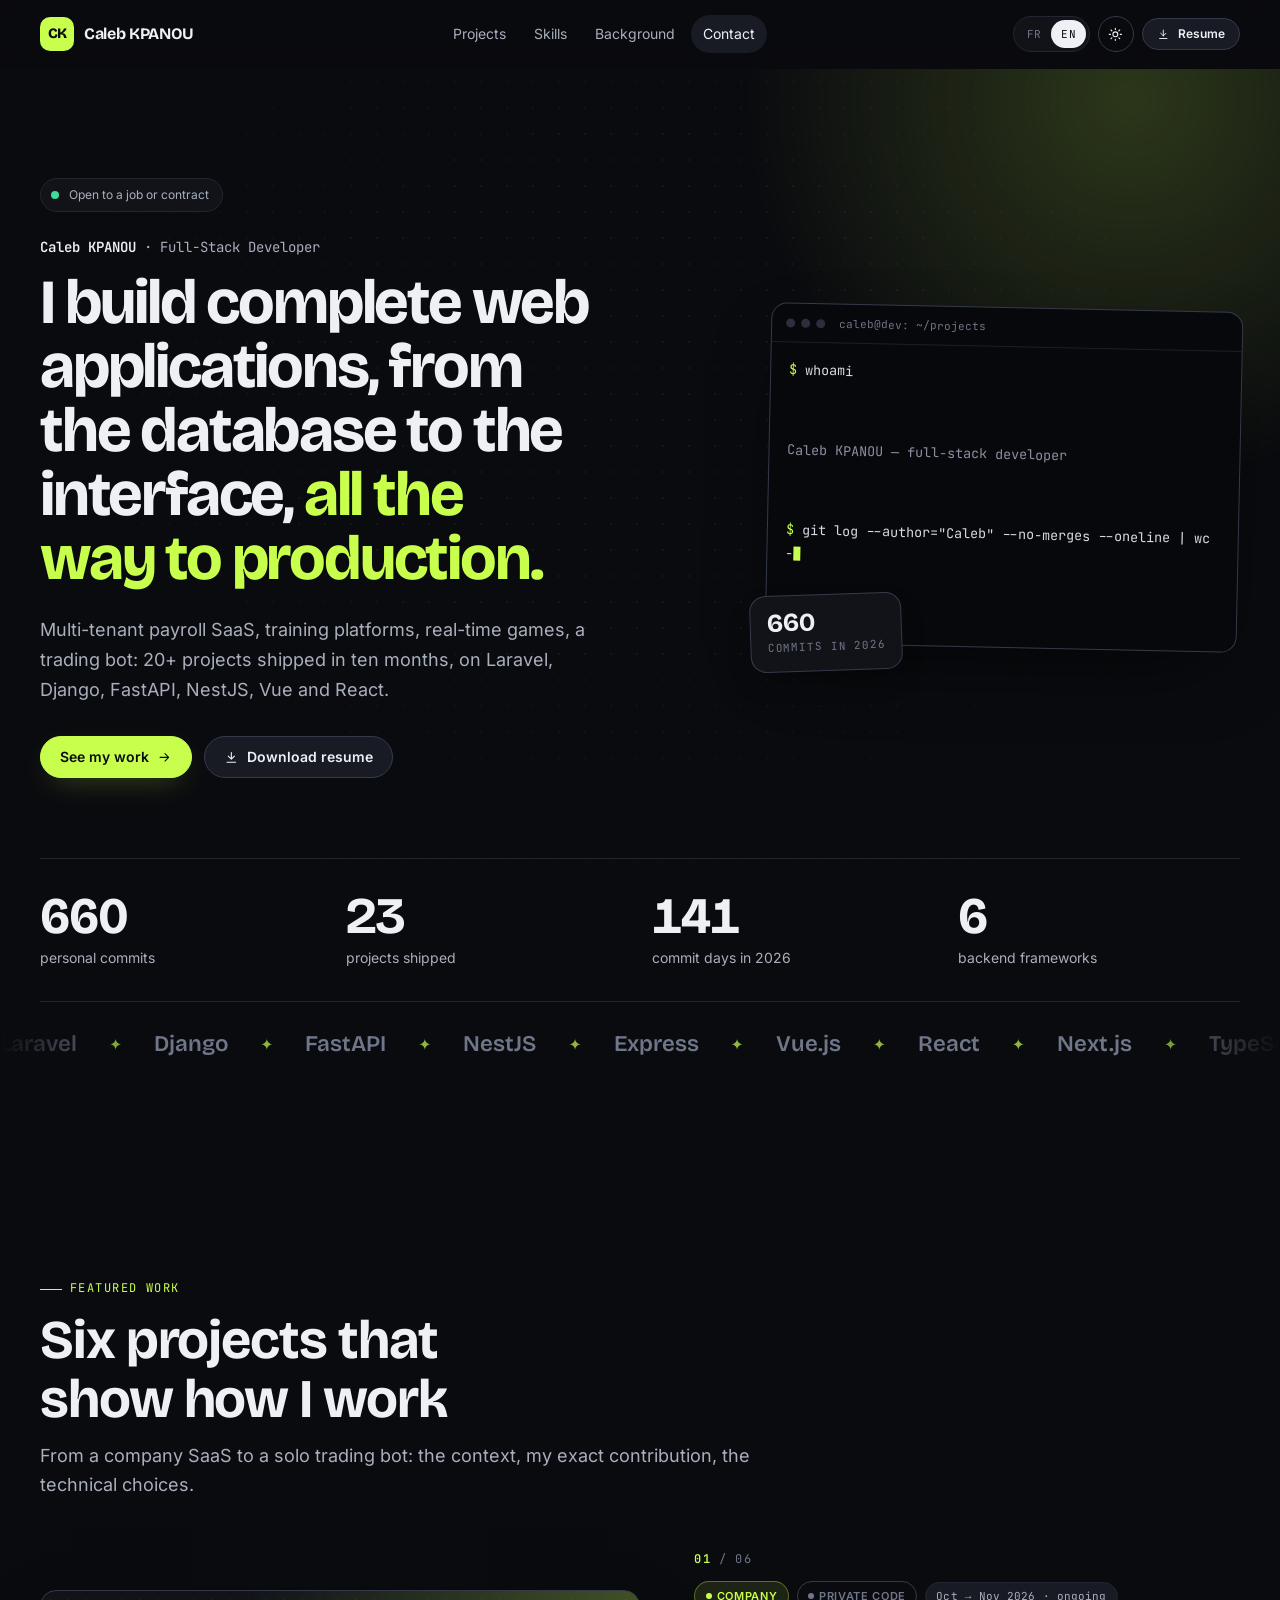
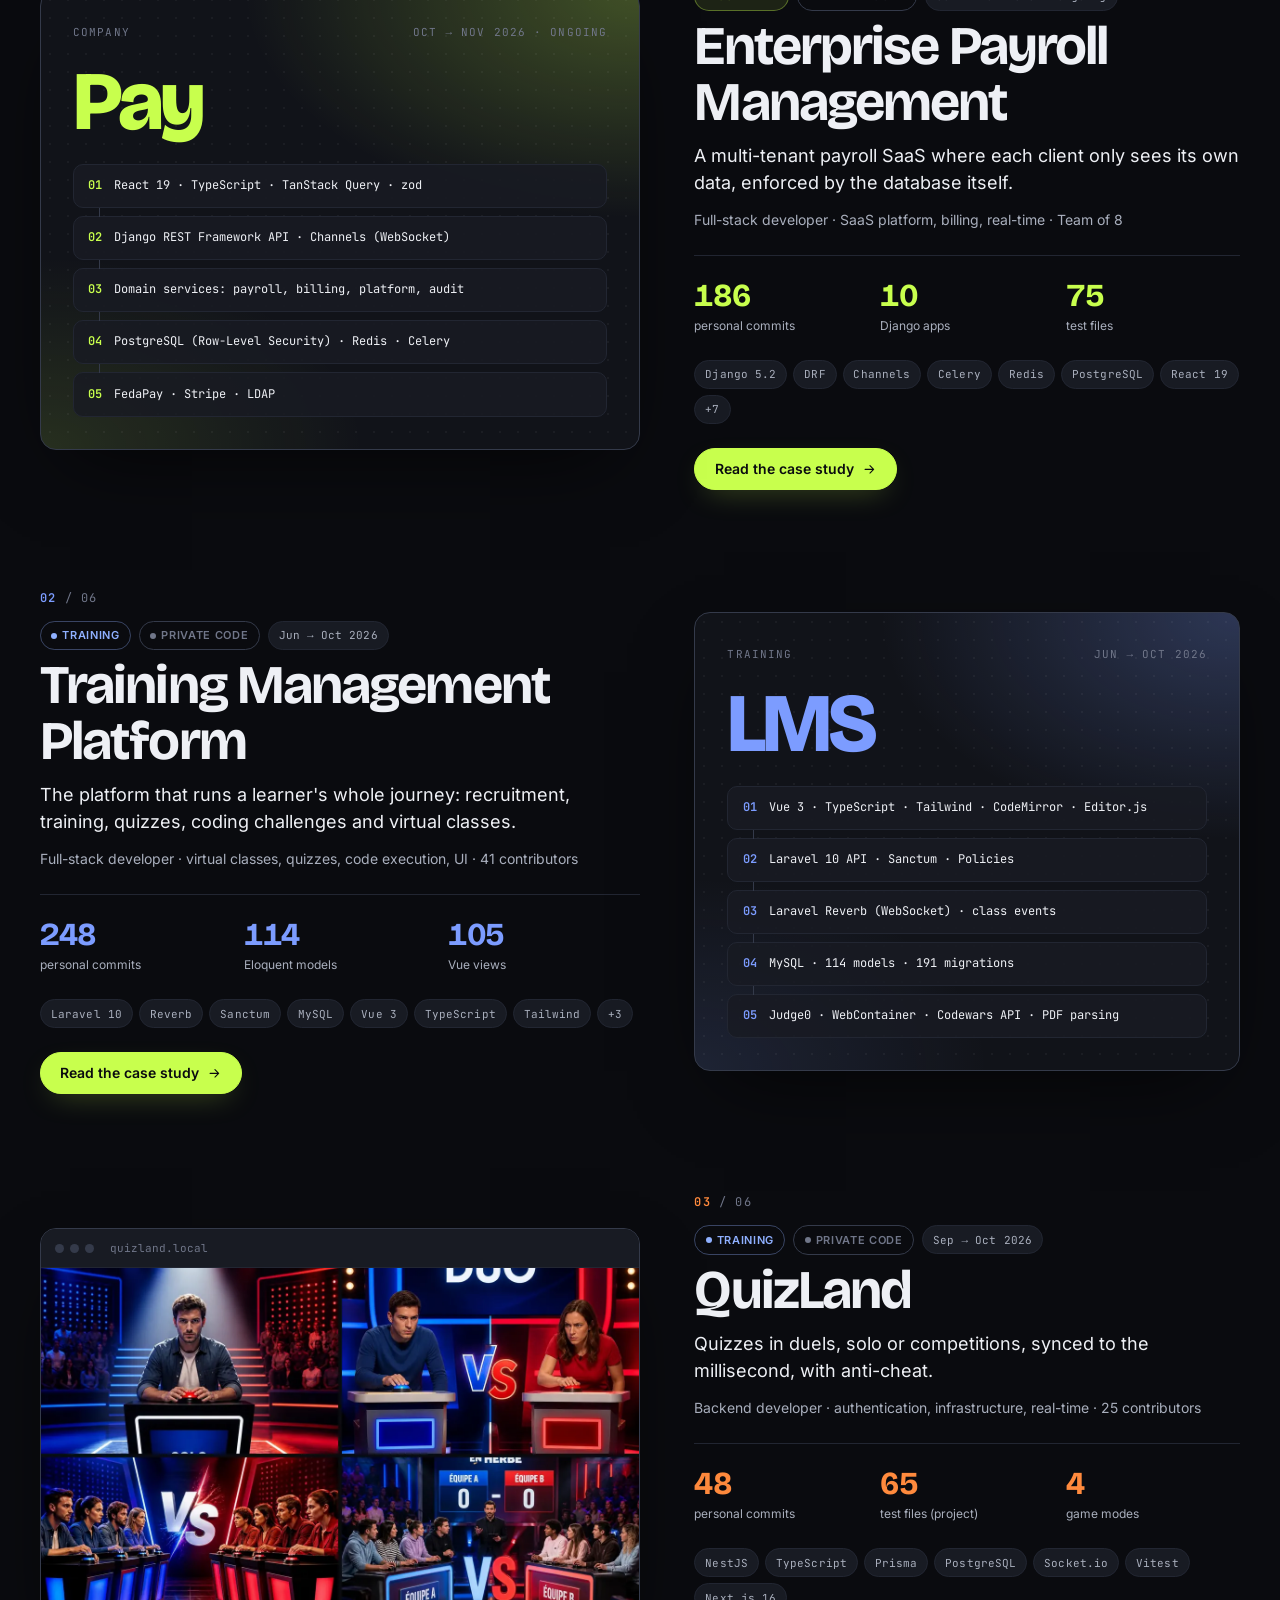
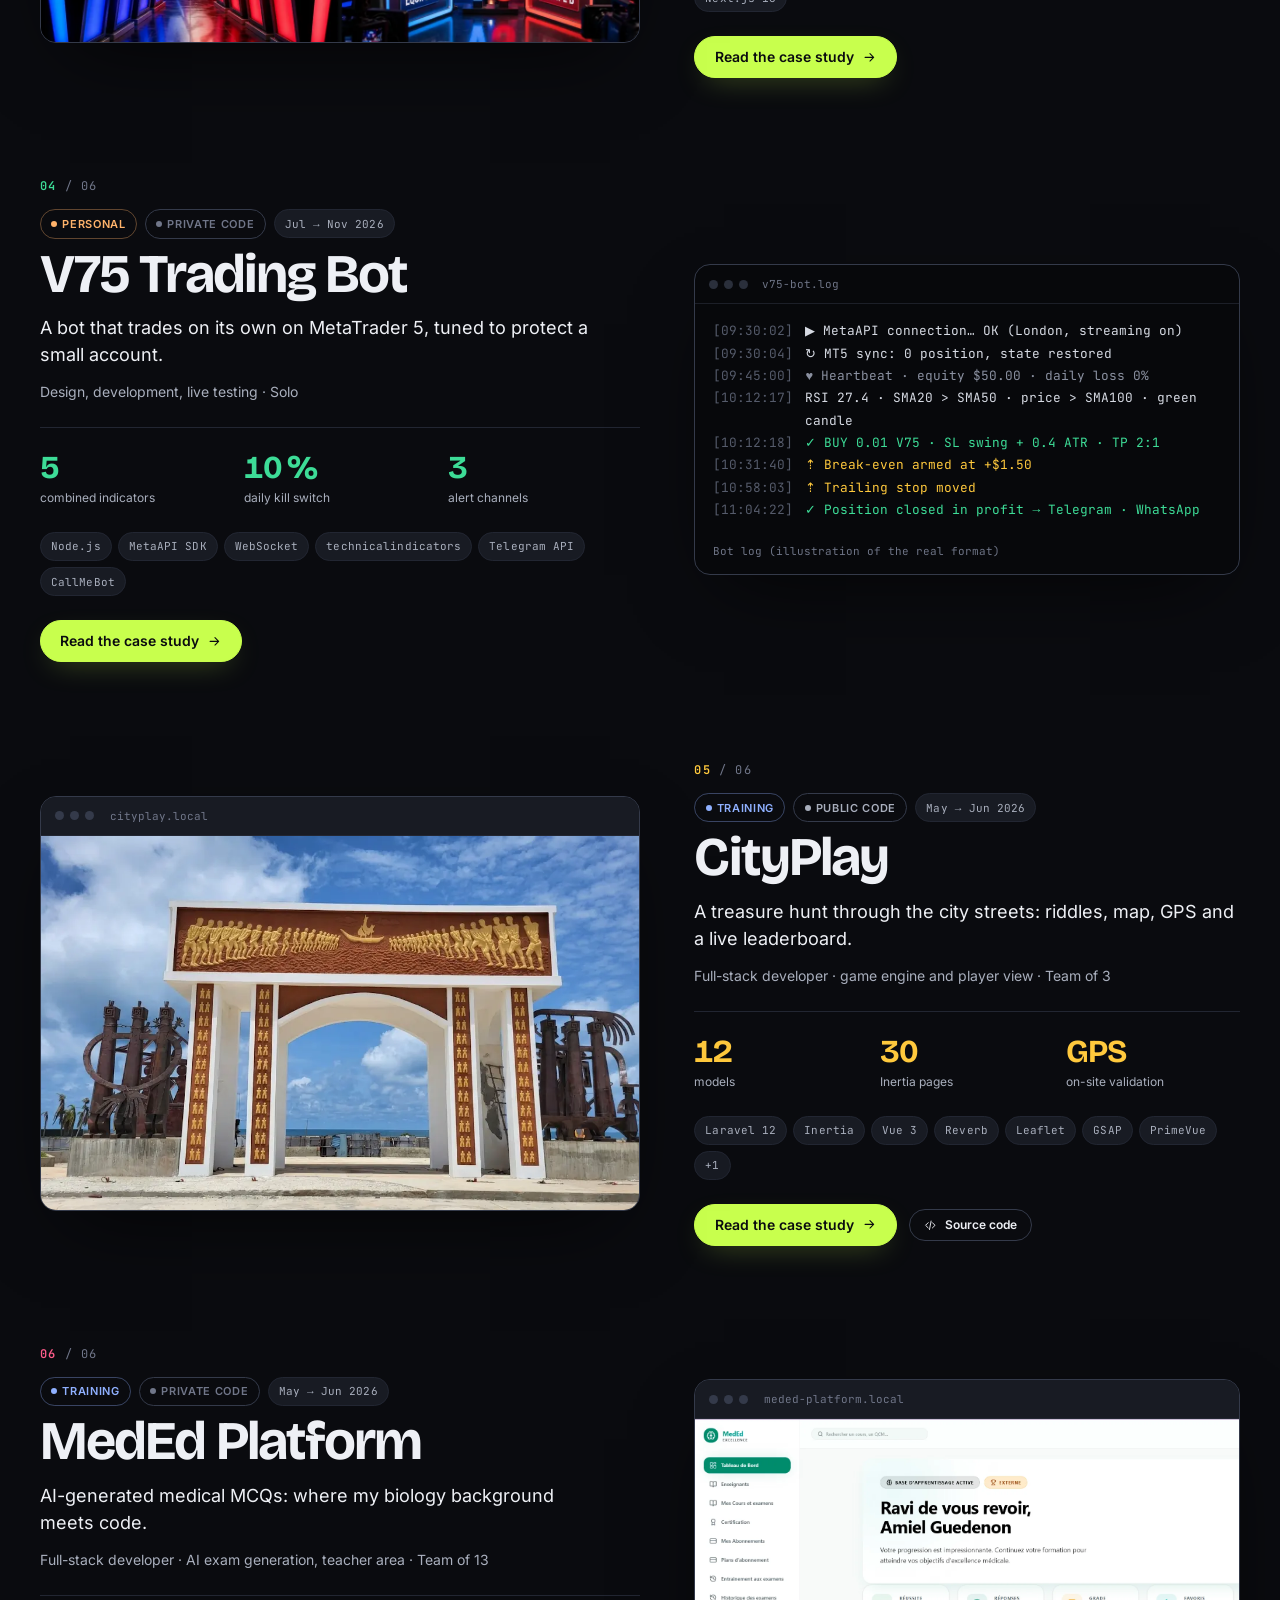
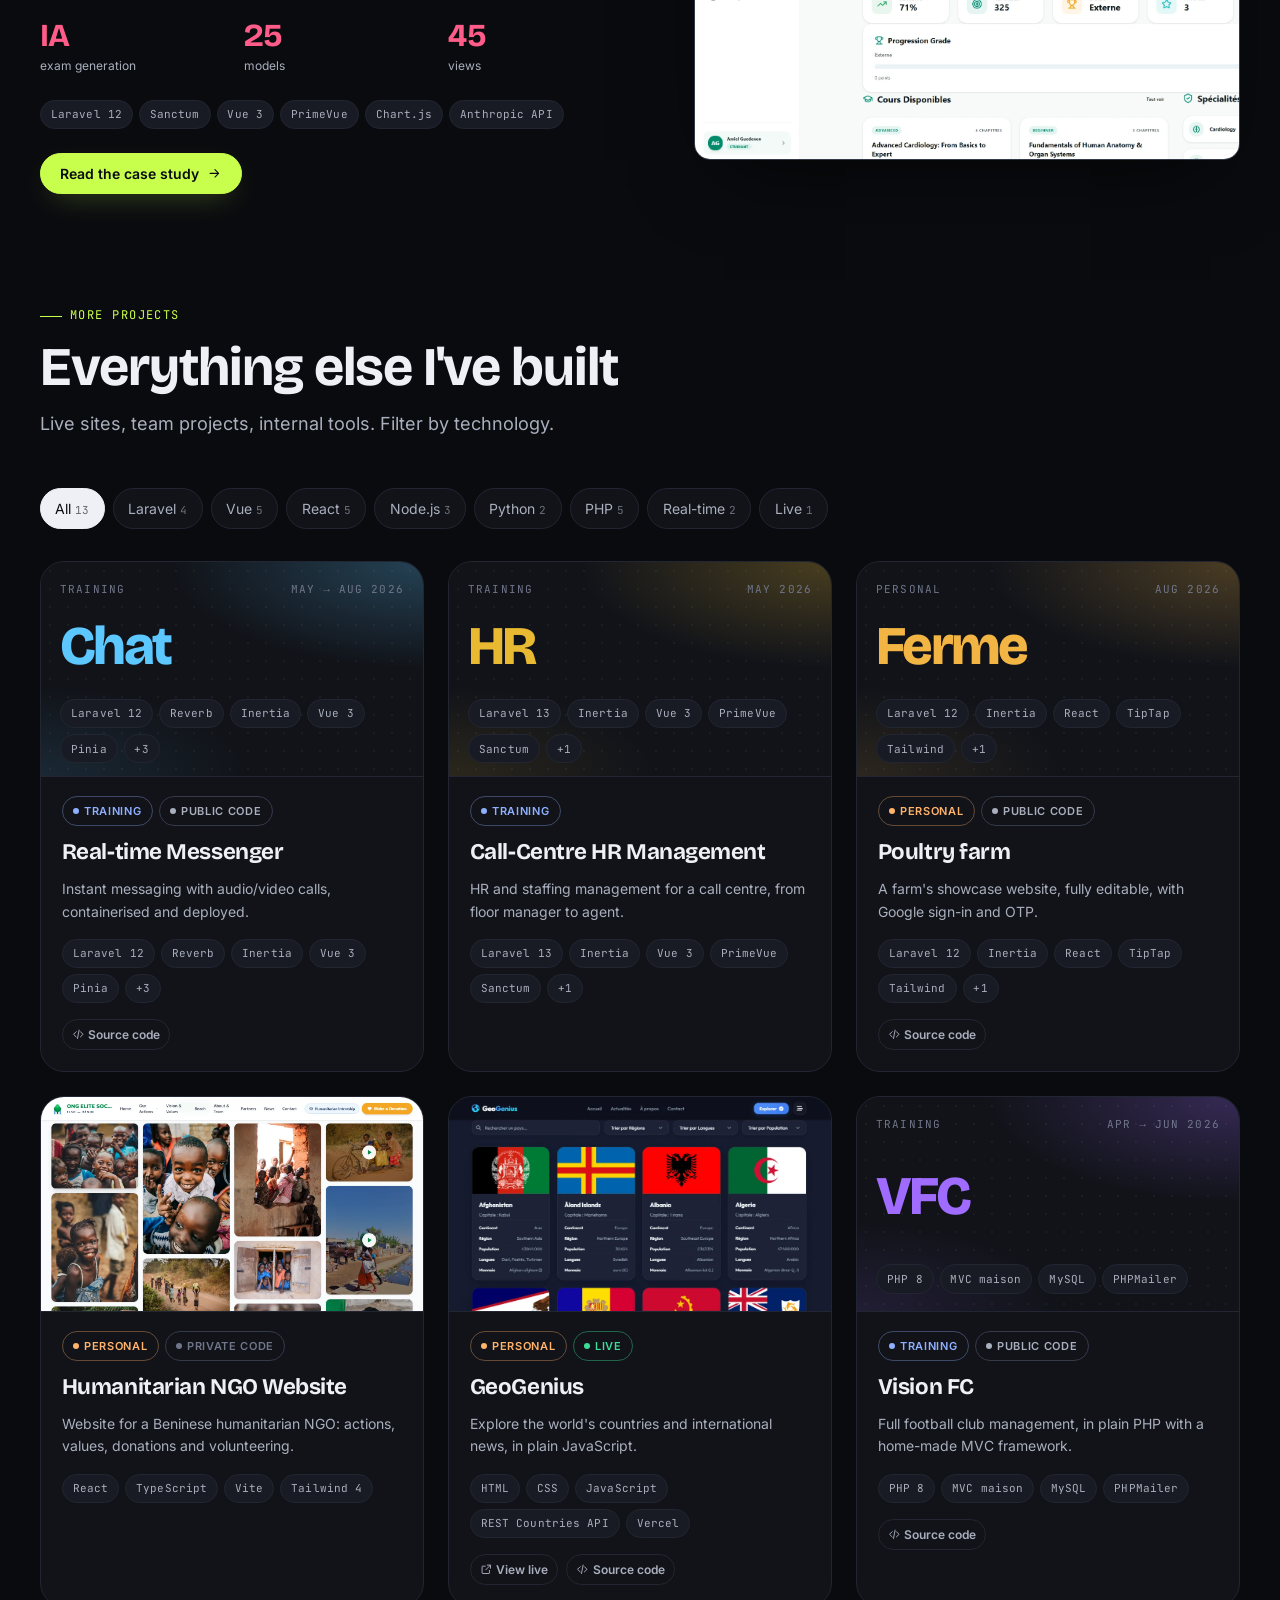
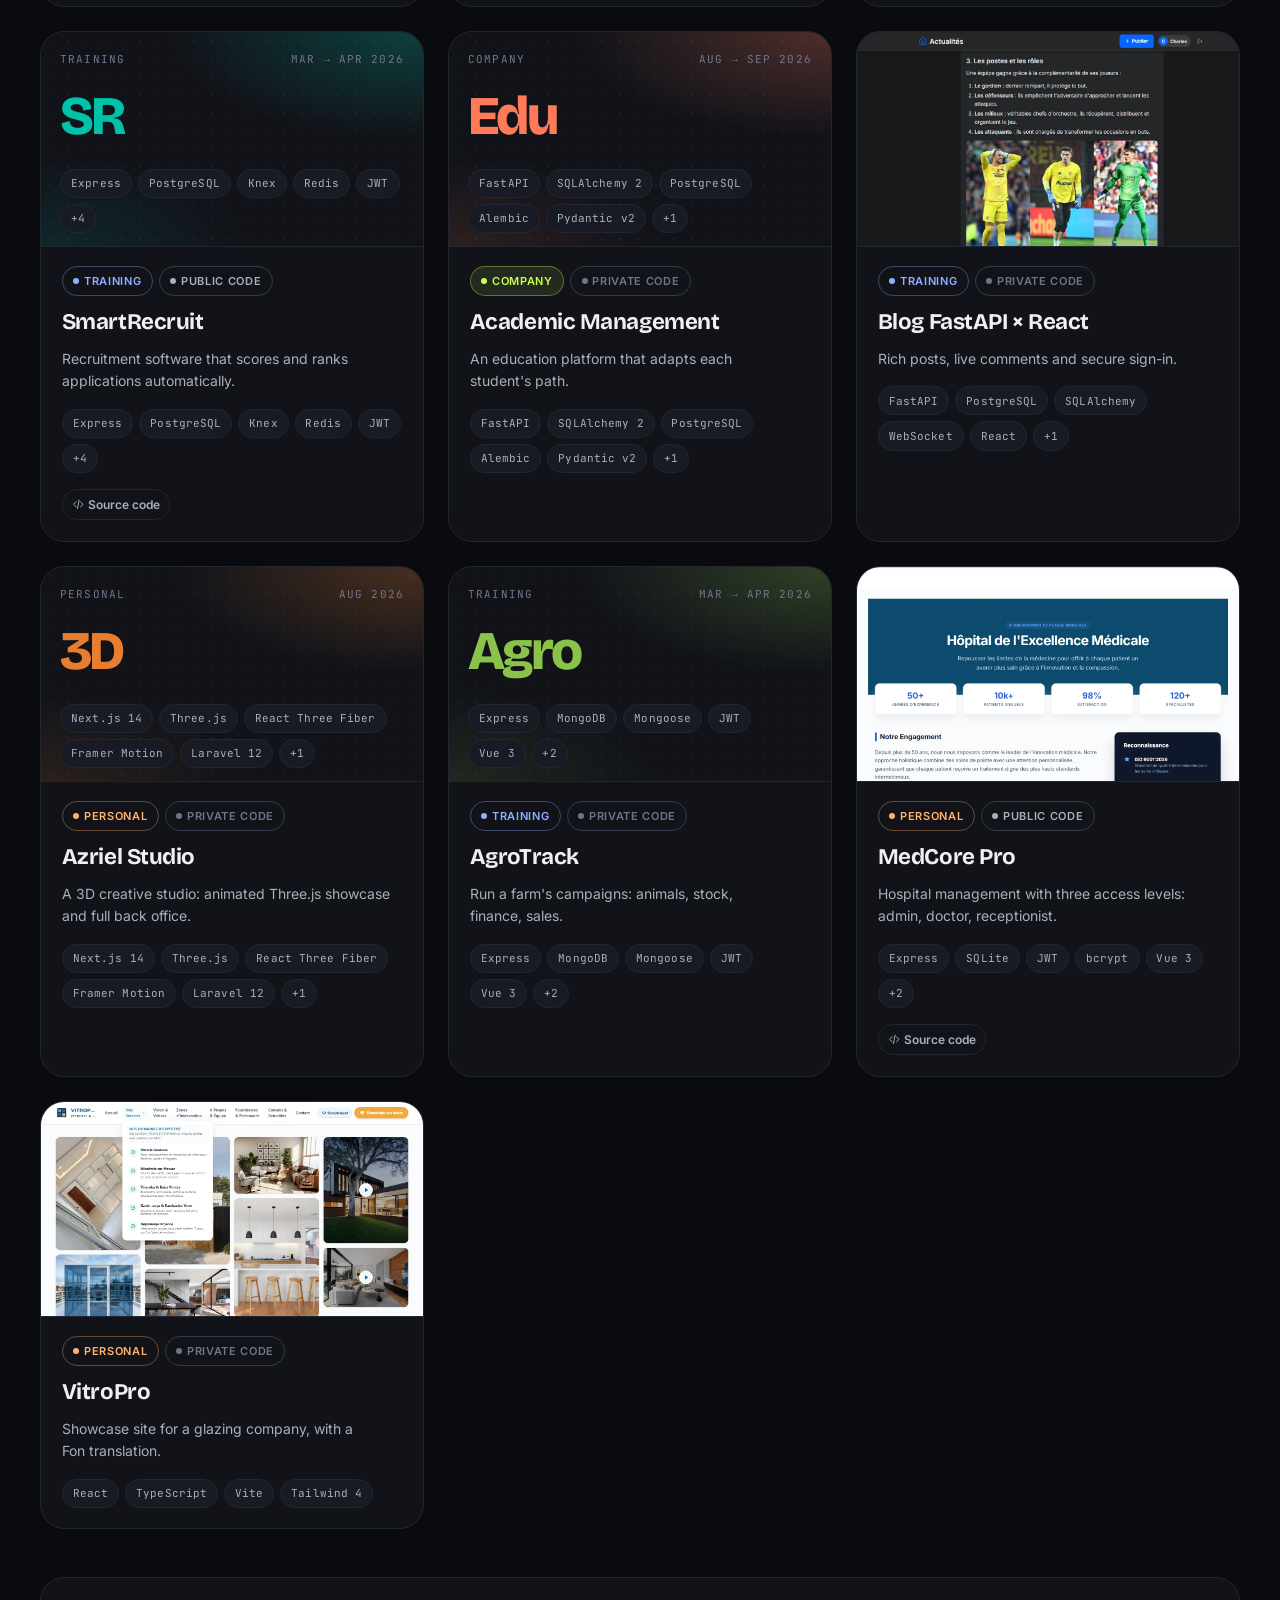
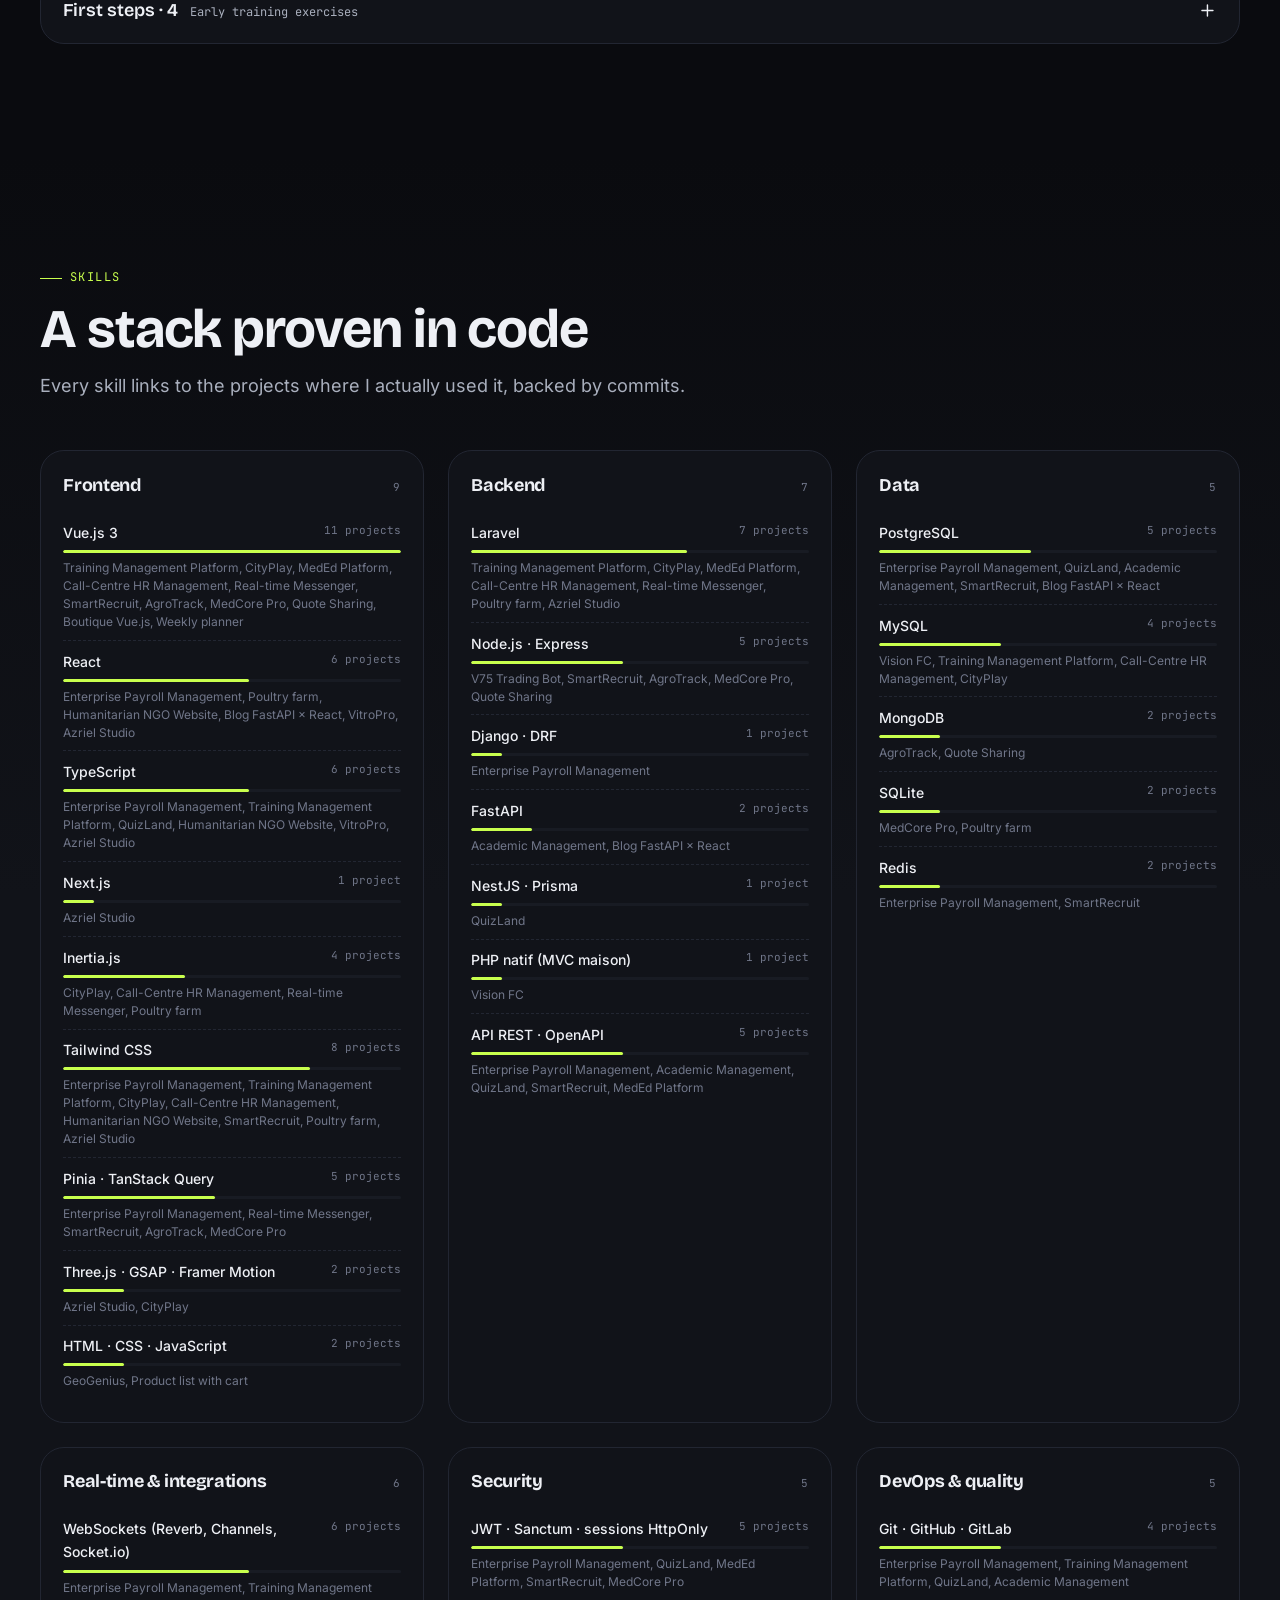
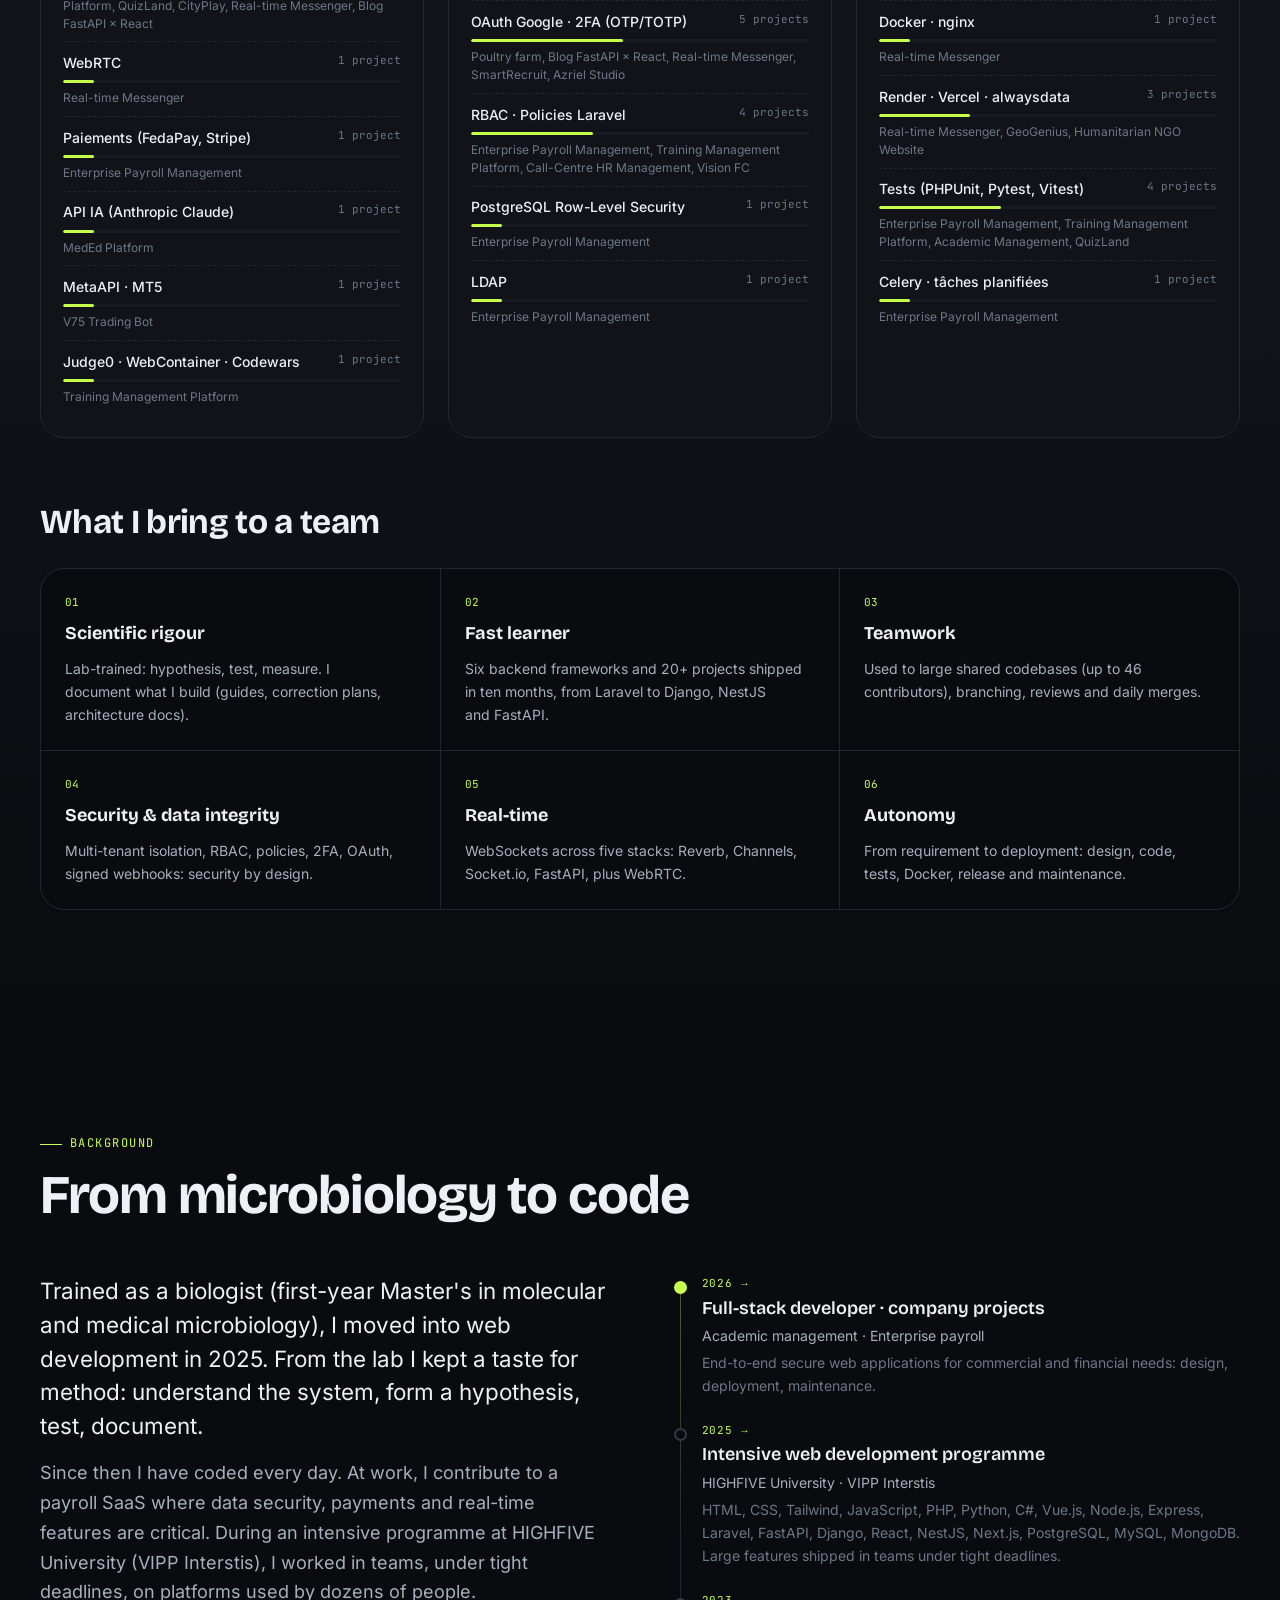
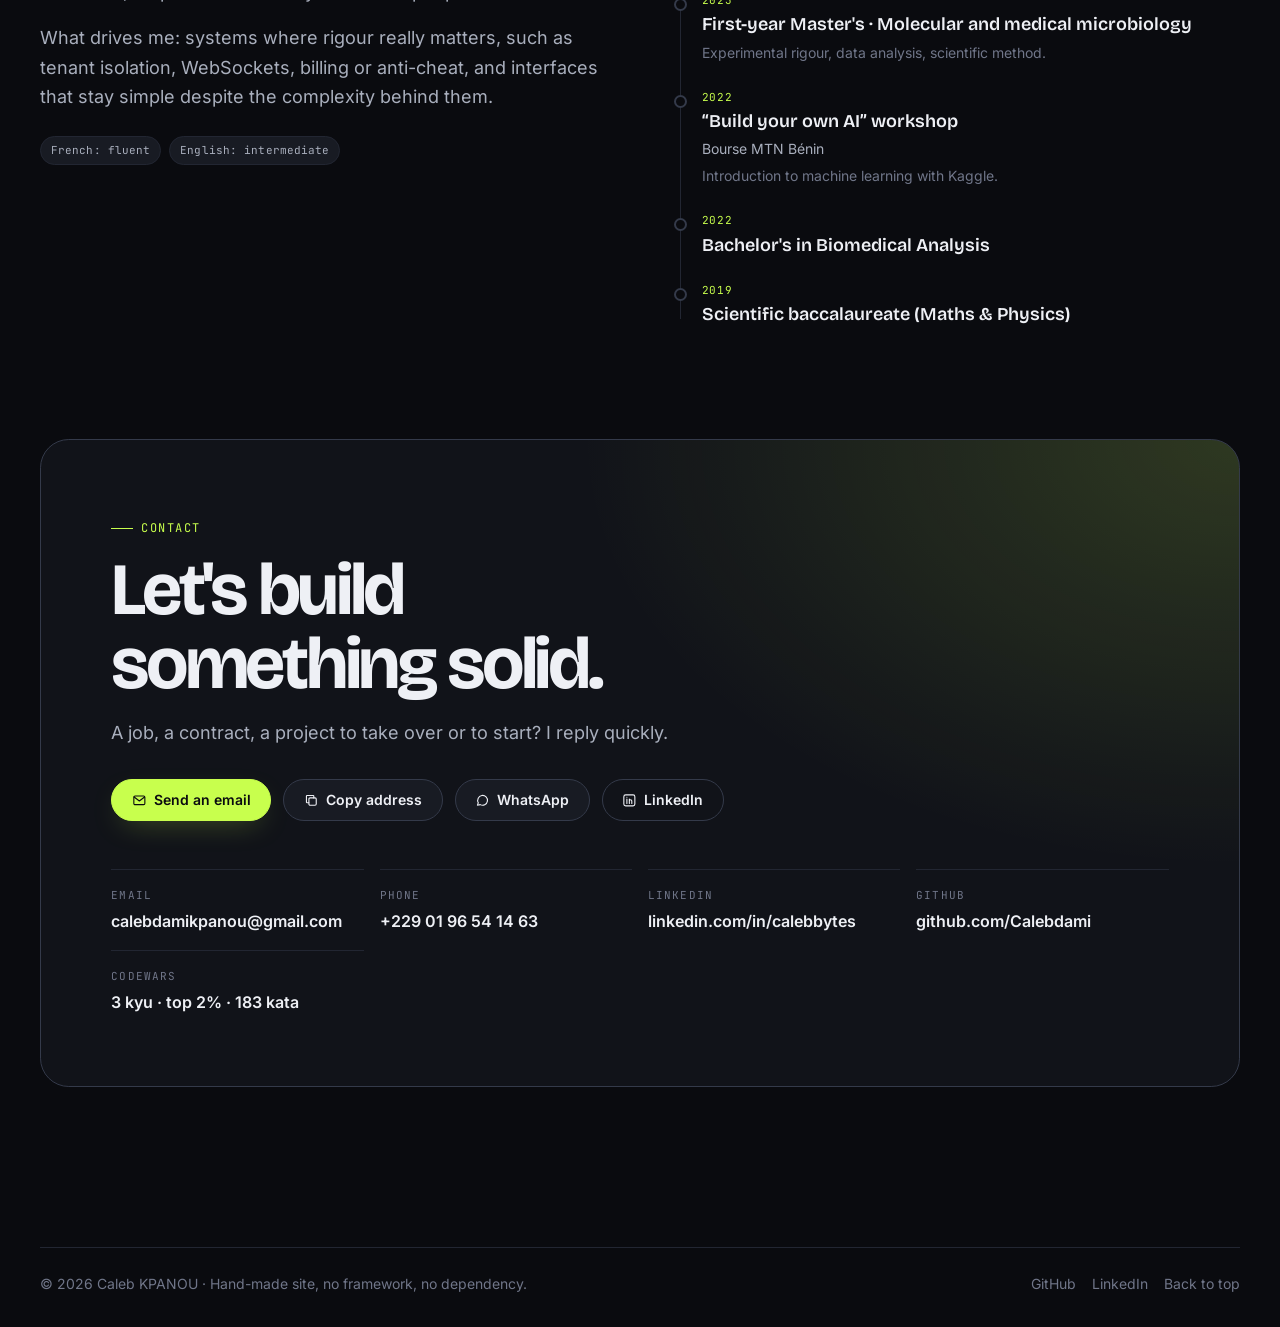
<file: index.html>
<!doctype html>
<html lang="fr" class="no-js" data-theme="dark">
<head>
  <meta charset="utf-8">
  <meta name="viewport" content="width=device-width, initial-scale=1, viewport-fit=cover">
  <title>Caleb KPANOU · Développeur Full-Stack</title>
  <meta name="description" content="Caleb KPANOU, développeur full-stack au Bénin : SaaS de paie, plateformes de formation, temps réel, bot de trading. Laravel, Django, FastAPI, NestJS, Vue, React.">
  <meta name="author" content="Caleb KPANOU">
  <meta name="theme-color" content="#0a0b0f">
  <link rel="canonical" href="https://calebdami.github.io/">
  <meta property="og:type" content="website">
  <meta property="og:url" content="https://calebdami.github.io/">
  <meta property="og:title" content="Caleb KPANOU · Développeur Full-Stack">
  <meta property="og:description" content="20+ projets livrés en dix mois : SaaS de paie, plateformes de formation, jeux temps réel, bot de trading.">
  <meta property="og:image" content="https://calebdami.github.io/assets/img/og.png">
  <meta property="og:image:width" content="1200">
  <meta property="og:image:height" content="630">
  <meta name="twitter:card" content="summary_large_image">
  <link rel="icon" href="favicon.svg" type="image/svg+xml">
  <link rel="preload" href="assets/fonts/BricolageGrotesque.woff2" as="font" type="font/woff2" crossorigin>
  <link rel="preload" href="assets/fonts/Inter.woff2" as="font" type="font/woff2" crossorigin>
  <script>
    (function () { try { var t = localStorage.getItem("theme"); if (t === "light" || t === "dark") document.documentElement.dataset.theme = t; } catch (e) {} })();
  </script>
  <link rel="stylesheet" href="assets/css/tokens.css">
  <link rel="stylesheet" href="assets/css/base.css">
  <link rel="stylesheet" href="assets/css/components.css">
  <link rel="stylesheet" href="assets/css/sections.css">
  <script type="application/ld+json">
  {"@context":"https://schema.org","@type":"Person","name":"Caleb KPANOU","jobTitle":"Développeur Full-Stack","url":"https://calebdami.github.io/","email":"mailto:calebdamikpanou@gmail.com","address":{"@type":"PostalAddress","addressCountry":"BJ"},"sameAs":["https://www.linkedin.com/in/calebbytes","https://github.com/Calebdami","https://www.codewars.com/users/Caleb_Dami"],"knowsAbout":["Laravel","Django","FastAPI","NestJS","Vue.js","React","PostgreSQL","WebSockets"]}
  </script>
</head>
<body id="top">
  <a class="skip-link" href="#main" data-i18n="skip">Aller au contenu</a>

  <header class="site-header">
    <div class="container site-header__inner">
      <a class="brand" href="#top" aria-label="Caleb KPANOU, accueil"><span class="brand__mark">CK</span><span class="brand__name">Caleb KPANOU</span></a>
      <nav class="nav" id="nav" aria-label="Navigation principale">
        <a href="#projets" data-i18n="nav.projects">Projets</a>
        <a href="#competences" data-i18n="nav.skills">Compétences</a>
        <a href="#parcours" data-i18n="nav.about">Parcours</a>
        <a href="#contact" data-i18n="nav.contact">Contact</a>
      </nav>
      <div class="header-tools">
        <div class="seg" role="group" data-i18n-attr="aria-label:lang.label">
          <button type="button" data-lang-btn="fr" aria-pressed="true">FR</button>
          <button type="button" data-lang-btn="en" aria-pressed="false">EN</button>
        </div>
        <button class="btn btn--icon btn--ghost" type="button" data-theme-btn data-i18n-attr="aria-label:theme.toggle;title:theme.toggle">
          <svg class="icon" viewBox="0 0 24 24" aria-hidden="true"><circle cx="12" cy="12" r="4"/><path d="M12 2v2M12 20v2M4.9 4.9l1.4 1.4M17.7 17.7l1.4 1.4M2 12h2M20 12h2M4.9 19.1l1.4-1.4M17.7 6.3l1.4-1.4"/></svg>
        </button>
        <a class="btn btn--sm btn-cv" data-cv href="assets/cv/CV_Caleb_KPANOU.pdf" download><svg class="icon" viewBox="0 0 24 24" aria-hidden="true"><path d="M12 4v11M7 10l5 5 5-5M5 20h14"/></svg><span data-i18n="nav.cv">CV</span></a>
        <button class="btn btn--icon btn--ghost menu-btn" type="button" aria-controls="nav" aria-expanded="false" data-i18n-attr="aria-label:nav.menu">
          <svg class="icon" viewBox="0 0 24 24" aria-hidden="true"><path d="M4 7h16M4 12h16M4 17h16"/></svg>
        </button>
      </div>
    </div>
  </header>

  <main id="main">
    <!-- HERO -->
    <section class="hero" aria-labelledby="hero-title">
      <div class="bg-grid"></div>
      <div class="hero__glow"></div>
      <div class="container">
        <div class="hero__grid">
          <div>
            <span class="hero__status"><span class="dot"></span><span data-i18n="hero.status">Disponible pour un poste ou une mission</span></span>
            <p class="hero__name"><strong>Caleb KPANOU</strong> · <span id="hero-role">Développeur Full-Stack</span></p>
            <h1 id="hero-title">Je construis des applications web complètes, de la base de données à l'interface, <em>jusqu'à la mise en production.</em></h1>
            <p class="hero__intro" id="hero-intro">SaaS de paie multi-entreprises, plateformes de formation, jeux temps réel, bot de trading : plus de 20 projets livrés en dix mois, sur Laravel, Django, FastAPI, NestJS, Vue et React.</p>
            <div class="hero__cta cluster" style="--cluster: var(--s-3)">
              <a class="btn btn--primary" href="#projets"><span data-i18n="hero.cta.projects">Voir mes projets</span> <svg class="icon" viewBox="0 0 24 24" aria-hidden="true"><path d="M5 12h14M13 6l6 6-6 6"/></svg></a>
              <a class="btn" data-cv href="assets/cv/CV_Caleb_KPANOU.pdf" download><svg class="icon" viewBox="0 0 24 24" aria-hidden="true"><path d="M12 4v11M7 10l5 5 5-5M5 20h14"/></svg><span data-i18n="hero.cta.cv">Télécharger le CV</span></a>
            </div>
          </div>
          <div class="hero__visual">
            <figure class="term">
              <div class="term__bar" aria-hidden="true"><i></i><i></i><i></i><span id="term-title">caleb@dev: ~/projets</span></div>
              <div class="term__body" id="term-body" aria-live="off"></div>
            </figure>
            <div class="hero__badge" aria-hidden="true"><b id="hero-badge-value">660</b><span data-i18n="hero.badge">commits en 2026</span></div>
          </div>
        </div>
        <div class="stats" id="stats"></div>
      </div>
      <div class="marquee" id="marquee"></div>
    </section>

    <!-- FLAGSHIPS -->
    <section class="section" id="projets" aria-labelledby="flag-title">
      <div class="container">
        <header class="section-head reveal">
          <span class="eyebrow" data-i18n="flag.eyebrow">Projets phares</span>
          <h2 id="flag-title" data-i18n="flag.title">Six projets qui montrent comment je travaille</h2>
          <p data-i18n="flag.text">Du SaaS en entreprise au bot de trading en solo : le contexte, ma part exacte, les choix techniques.</p>
        </header>
        <div class="cases" id="cases"></div>
      </div>
    </section>

    <!-- OTHER PROJECTS -->
    <section class="section" id="realisations" aria-labelledby="grid-title" style="padding-top:0">
      <div class="container">
        <header class="section-head reveal">
          <span class="eyebrow" data-i18n="grid.eyebrow">Autres réalisations</span>
          <h2 id="grid-title" data-i18n="grid.title">Et tout ce que j'ai construit d'autre</h2>
          <p data-i18n="grid.text">Sites en ligne, projets d'équipe, outils internes. Filtrez par technologie.</p>
        </header>
        <div class="filters" id="filters" role="group" aria-label="Filtres"></div>
        <div class="grid-projects" id="grid"></div>
        <p class="empty" id="grid-empty" hidden></p>
        <details class="archive">
          <summary><span><span id="archive-title">Premiers pas</span> <small class="muted mono" data-i18n="archive.hint" style="font-size:var(--fs-xs);font-weight:400;margin-left:8px">Exercices du début de formation</small></span><svg class="icon" viewBox="0 0 24 24" aria-hidden="true"><path d="M12 5v14M5 12h14"/></svg></summary>
          <ul role="list" id="archive-list"></ul>
        </details>
      </div>
    </section>

    <!-- SKILLS -->
    <section class="section" id="competences" aria-labelledby="skills-title" style="background:linear-gradient(var(--bg), var(--bg-elev) 30%, var(--bg-elev) 70%, var(--bg))">
      <div class="container">
        <header class="section-head reveal">
          <span class="eyebrow" data-i18n="skills.eyebrow">Compétences</span>
          <h2 id="skills-title" data-i18n="skills.title">Une stack vérifiée dans le code</h2>
          <p data-i18n="skills.text">Chaque compétence est reliée aux projets où je l'ai réellement utilisée, commits à l'appui.</p>
        </header>
        <div class="skills" id="skills"></div>
        <h3 class="reveal" style="font-size:var(--fs-2xl);margin-top:var(--s-8)" data-i18n="strengths.title">Ce que j'apporte à une équipe</h3>
        <div class="strengths reveal" id="strengths" style="margin-top:var(--s-5)"></div>
      </div>
    </section>

    <!-- ABOUT -->
    <section class="section" id="parcours" aria-labelledby="about-title">
      <div class="container">
        <header class="section-head reveal">
          <span class="eyebrow" data-i18n="about.eyebrow">Parcours</span>
          <h2 id="about-title" data-i18n="about.title">De la microbiologie au code</h2>
        </header>
        <div class="about">
          <div class="about__text stack reveal" style="--stack: var(--s-5)">
            <div id="about-text" class="stack" style="--stack: var(--s-4)"></div>
            <div class="about__langs cluster" id="about-langs"></div>
          </div>
          <div class="timeline" id="timeline"></div>
        </div>
      </div>
    </section>

    <!-- CONTACT -->
    <section class="section" id="contact" aria-labelledby="contact-title" style="padding-top:0">
      <div class="container">
        <div class="contact reveal">
          <span class="eyebrow" data-i18n="contact.eyebrow">Contact</span>
          <h2 id="contact-title" style="margin-top:var(--s-4)" data-i18n="contact.title">Construisons quelque chose de solide.</h2>
          <p class="contact__lead" data-i18n="contact.text">Un poste, une mission, un projet à reprendre ou à lancer ? Je réponds rapidement.</p>
          <div class="contact__actions">
            <a class="btn btn--primary" id="contact-mail" href="mailto:calebdamikpanou@gmail.com"><svg class="icon" viewBox="0 0 24 24" aria-hidden="true"><rect x="3" y="5" width="18" height="14" rx="2"/><path d="M3.5 6.5l8.5 6.5 8.5-6.5"/></svg><span data-i18n="contact.email">Écrire un email</span></a>
            <button class="btn" type="button" id="contact-copy"><svg class="icon" viewBox="0 0 24 24" aria-hidden="true"><rect x="8" y="8" width="12" height="12" rx="2"/><path d="M16 8V5a1 1 0 0 0-1-1H5a1 1 0 0 0-1 1v10a1 1 0 0 0 1 1h3"/></svg><span data-i18n="contact.copy">Copier l'adresse</span></button>
            <a class="btn" id="contact-wa" href="https://wa.me/2290196541463" target="_blank" rel="noopener"><svg class="icon" viewBox="0 0 24 24" aria-hidden="true"><path d="M4 20l1.4-4.2A8 8 0 1 1 8.6 19z"/></svg><span data-i18n="contact.whatsapp">WhatsApp</span></a>
            <a class="btn btn--ghost" id="contact-li" href="https://www.linkedin.com/in/calebbytes" target="_blank" rel="noopener"><svg class="icon" viewBox="0 0 24 24" aria-hidden="true"><rect x="3" y="3" width="18" height="18" rx="3"/><path d="M8 10v7M8 7v.01M12 17v-4a2 2 0 0 1 4 0v4M12 10v7"/></svg><span>LinkedIn</span></a>
          </div>
          <div class="contact__list" id="contact-list"></div>
        </div>
      </div>
    </section>
  </main>

  <footer class="site-footer">
    <div class="container site-footer__inner">
      <span>© <span id="year">2026</span> Caleb KPANOU · <span data-i18n="footer.made">Site fait main, sans framework ni dépendance.</span></span>
      <span class="cluster" style="--cluster: var(--s-4)">
        <a id="footer-gh" href="https://github.com/Calebdami" target="_blank" rel="noopener">GitHub</a>
        <a id="footer-li" href="https://www.linkedin.com/in/calebbytes" target="_blank" rel="noopener">LinkedIn</a>
        <a href="#top" data-i18n="footer.top">Haut de page</a>
      </span>
    </div>
  </footer>

  <noscript><p style="padding:1rem;text-align:center">Caleb KPANOU · Développeur Full-Stack · calebdamikpanou@gmail.com</p></noscript>
  <script src="assets/js/data.js"></script>
  <script src="assets/js/i18n.js"></script>
  <script src="assets/js/ui.js"></script>
  <script src="assets/js/home.js"></script>
</body>
</html>
</file>
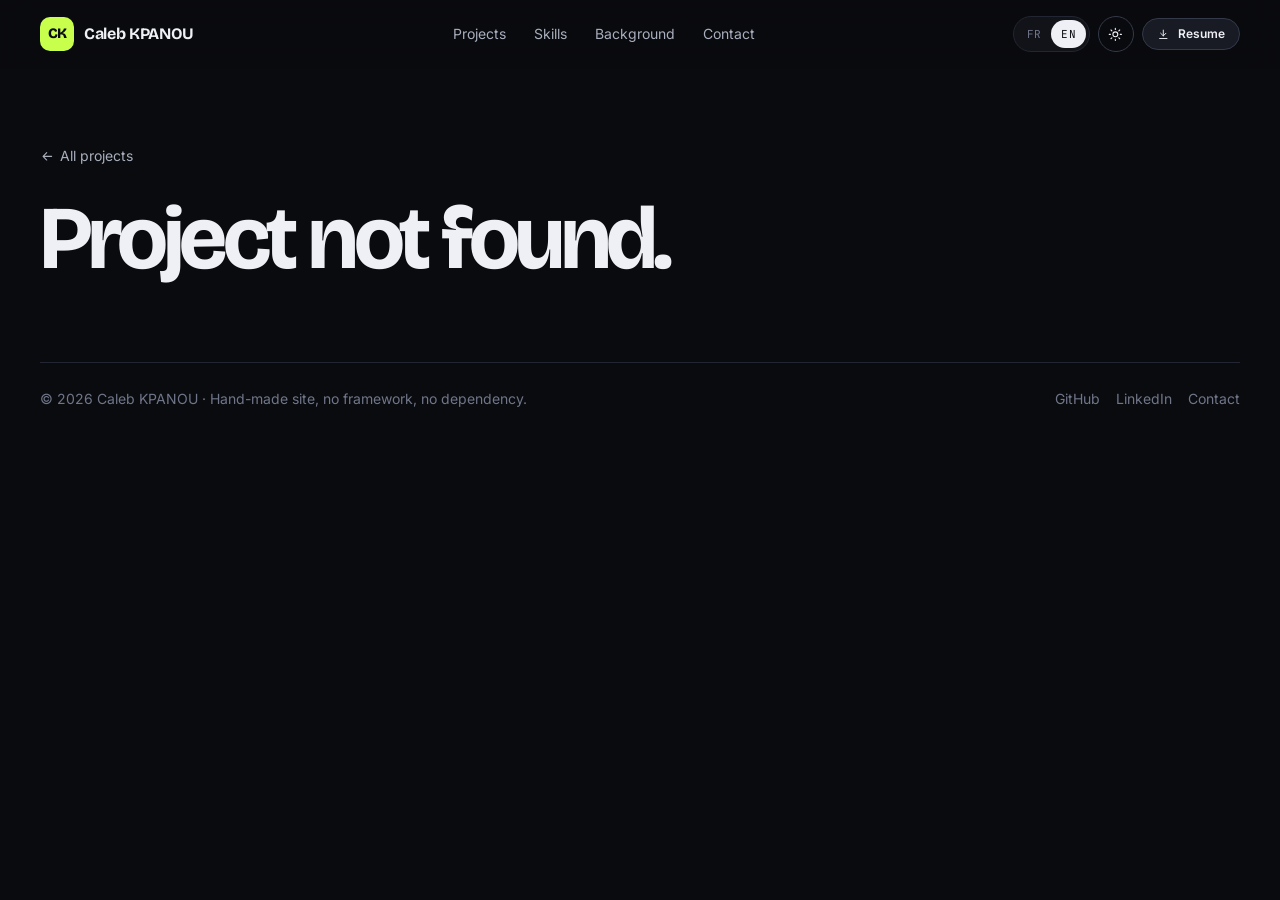
<file: projet.html>
<!doctype html>
<html lang="fr" class="no-js" data-theme="dark">
<head>
  <meta charset="utf-8">
  <meta name="viewport" content="width=device-width, initial-scale=1, viewport-fit=cover">
  <title>Projet · Caleb KPANOU</title>
  <meta name="description" content="Étude de cas d'un projet de Caleb KPANOU, développeur full-stack.">
  <meta name="theme-color" content="#0a0b0f">
  <meta property="og:image" content="https://calebdami.github.io/assets/img/og.png">
  <link rel="icon" href="favicon.svg" type="image/svg+xml">
  <link rel="preload" href="assets/fonts/BricolageGrotesque.woff2" as="font" type="font/woff2" crossorigin>
  <link rel="preload" href="assets/fonts/Inter.woff2" as="font" type="font/woff2" crossorigin>
  <script>
    (function () { try { var t = localStorage.getItem("theme"); if (t === "light" || t === "dark") document.documentElement.dataset.theme = t; } catch (e) {} })();
  </script>
  <link rel="stylesheet" href="assets/css/tokens.css">
  <link rel="stylesheet" href="assets/css/base.css">
  <link rel="stylesheet" href="assets/css/components.css">
  <link rel="stylesheet" href="assets/css/sections.css">
</head>
<body>
  <a class="skip-link" href="#project" data-i18n="skip">Aller au contenu</a>
  <header class="site-header">
    <div class="container site-header__inner">
      <a class="brand" href="index.html" aria-label="Caleb KPANOU, accueil"><span class="brand__mark">CK</span><span class="brand__name">Caleb KPANOU</span></a>
      <nav class="nav" id="nav" aria-label="Navigation principale">
        <a href="index.html#projets" data-i18n="nav.projects">Projets</a>
        <a href="index.html#competences" data-i18n="nav.skills">Compétences</a>
        <a href="index.html#parcours" data-i18n="nav.about">Parcours</a>
        <a href="index.html#contact" data-i18n="nav.contact">Contact</a>
      </nav>
      <div class="header-tools">
        <div class="seg" role="group" data-i18n-attr="aria-label:lang.label">
          <button type="button" data-lang-btn="fr" aria-pressed="true">FR</button>
          <button type="button" data-lang-btn="en" aria-pressed="false">EN</button>
        </div>
        <button class="btn btn--icon btn--ghost" type="button" data-theme-btn data-i18n-attr="aria-label:theme.toggle;title:theme.toggle">
          <svg class="icon" viewBox="0 0 24 24" aria-hidden="true"><circle cx="12" cy="12" r="4"/><path d="M12 2v2M12 20v2M4.9 4.9l1.4 1.4M17.7 17.7l1.4 1.4M2 12h2M20 12h2M4.9 19.1l1.4-1.4M17.7 6.3l1.4-1.4"/></svg>
        </button>
        <a class="btn btn--sm btn-cv" data-cv href="assets/cv/CV_Caleb_KPANOU.pdf" download><svg class="icon" viewBox="0 0 24 24" aria-hidden="true"><path d="M12 4v11M7 10l5 5 5-5M5 20h14"/></svg><span data-i18n="nav.cv">CV</span></a>
        <button class="btn btn--icon btn--ghost menu-btn" type="button" aria-controls="nav" aria-expanded="false" data-i18n-attr="aria-label:nav.menu">
          <svg class="icon" viewBox="0 0 24 24" aria-hidden="true"><path d="M4 7h16M4 12h16M4 17h16"/></svg>
        </button>
      </div>
    </div>
  </header>

  <main id="project"></main>

  <footer class="site-footer">
    <div class="container site-footer__inner">
      <span>© <span id="year">2026</span> Caleb KPANOU · <span data-i18n="footer.made">Site fait main, sans framework ni dépendance.</span></span>
      <span class="cluster" style="--cluster: var(--s-4)">
        <a href="https://github.com/Calebdami" target="_blank" rel="noopener">GitHub</a>
        <a href="https://www.linkedin.com/in/calebbytes" target="_blank" rel="noopener">LinkedIn</a>
        <a href="index.html#contact" data-i18n="nav.contact">Contact</a>
      </span>
    </div>
  </footer>
  <script src="assets/js/data.js"></script>
  <script src="assets/js/i18n.js"></script>
  <script src="assets/js/ui.js"></script>
  <script src="assets/js/project.js"></script>
</body>
</html>
</file>
<file: assets/css/tokens.css>
/* ==========================================================================
   1. TOKENS: the only place where raw values live.
   Everything else references these variables.
   ========================================================================== */
@font-face { font-family: "Bricolage Grotesque"; src: url("../fonts/BricolageGrotesque.woff2") format("woff2"); font-weight: 400 800; font-display: swap; }
@font-face { font-family: "Inter"; src: url("../fonts/Inter.woff2") format("woff2"); font-weight: 400 700; font-display: swap; }
@font-face { font-family: "JetBrains Mono"; src: url("../fonts/JetBrainsMono.woff2") format("woff2"); font-weight: 400 600; font-display: swap; }

:root {
  /* typography */
  --font-display: "Bricolage Grotesque", ui-sans-serif, system-ui, -apple-system, "Segoe UI", sans-serif;
  --font-body: "Inter", ui-sans-serif, system-ui, -apple-system, "Segoe UI", sans-serif;
  --font-mono: "JetBrains Mono", ui-monospace, "Cascadia Code", Consolas, monospace;

  --fs-2xs: 0.6875rem;
  --fs-xs: 0.75rem;
  --fs-sm: 0.875rem;
  --fs-md: 1rem;
  --fs-lg: 1.125rem;
  --fs-xl: clamp(1.2rem, 1.1rem + 0.4vw, 1.4rem);
  --fs-2xl: clamp(1.5rem, 1.2rem + 1.2vw, 2.1rem);
  --fs-3xl: clamp(2rem, 1.4rem + 2.6vw, 3.4rem);
  --fs-hero: clamp(2.3rem, 1.2rem + 3.4vw, 4.4rem);

  --lh-tight: 1.04;
  --lh-snug: 1.25;
  --lh-body: 1.65;

  /* spacing (4px grid) */
  --s-1: 0.25rem; --s-2: 0.5rem; --s-3: 0.75rem; --s-4: 1rem; --s-5: 1.5rem;
  --s-6: 2rem; --s-7: 3rem; --s-8: 4rem; --s-9: 6rem; --s-10: 8rem;

  --container: 1200px;
  --gutter: clamp(1.1rem, 0.6rem + 2.5vw, 2.5rem);

  /* shape */
  --r-xs: 6px; --r-sm: 10px; --r-md: 16px; --r-lg: 24px; --r-pill: 999px;

  /* motion */
  --ease-out: cubic-bezier(0.16, 1, 0.3, 1);
  --t-fast: 160ms; --t-med: 320ms; --t-slow: 700ms;

  /* colour (dark is the signature theme) */
  --bg: #0a0b0f;
  --bg-elev: #111319;
  --bg-elev-2: #181b23;
  --bg-glass: rgba(10, 11, 15, 0.72);
  --line: #222632;
  --line-strong: #343a4a;
  --text: #eef0f5;
  --text-2: #a9afbd;
  --text-3: #707689;
  --accent: #c8ff4d;
  --accent-text: #c8ff4d;
  --accent-ink: #0a0b0f;
  --accent-soft: rgba(200, 255, 77, 0.1);
  --accent-line: rgba(200, 255, 77, 0.35);
  --ok: #3ddc97; --warn: #ffc93d; --danger: #ff6b6b;
  --shadow-lg: 0 30px 80px -30px rgba(0, 0, 0, 0.75);
  --shadow-md: 0 12px 30px -14px rgba(0, 0, 0, 0.6);
  --grid-dot: rgba(255, 255, 255, 0.045);
  color-scheme: dark;
}

[data-theme="light"] {
  --bg: #f4f3ee;
  --bg-elev: #ffffff;
  --bg-elev-2: #ebe9e2;
  --bg-glass: rgba(244, 243, 238, 0.8);
  --line: #dcd9cf;
  --line-strong: #c4c0b4;
  --text: #0e1015;
  --text-2: #4a4f5c;
  --text-3: #7b8090;
  --accent: #c8ff4d;
  --accent-text: #3f6a0a;
  --accent-ink: #0e1015;
  --accent-soft: rgba(110, 160, 20, 0.12);
  --accent-line: rgba(80, 130, 10, 0.4);
  --shadow-lg: 0 30px 70px -35px rgba(20, 20, 10, 0.35);
  --shadow-md: 0 12px 30px -16px rgba(20, 20, 10, 0.28);
  --grid-dot: rgba(0, 0, 0, 0.06);
  color-scheme: light;
}
</file>
<file: assets/css/base.css>
/* ==========================================================================
   2. BASE: reset, document defaults, layout primitives, utilities
   ========================================================================== */
*, *::before, *::after { box-sizing: border-box; }
* { margin: 0; }
html { -webkit-text-size-adjust: 100%; text-size-adjust: 100%; scroll-behavior: smooth; scroll-padding-top: 88px; }
body {
  font-family: var(--font-body);
  font-size: var(--fs-md);
  line-height: var(--lh-body);
  color: var(--text);
  background: var(--bg);
  -webkit-font-smoothing: antialiased;
  text-rendering: optimizeLegibility;
  overflow-x: hidden;
  transition: background-color var(--t-med), color var(--t-med);
}
img, svg, video { display: block; max-width: 100%; }
img { height: auto; }
a { color: inherit; text-decoration: none; }
button { font: inherit; color: inherit; background: none; border: 0; cursor: pointer; }
ul[role="list"], ol[role="list"] { list-style: none; padding: 0; }
h1, h2, h3, h4 { font-family: var(--font-display); line-height: var(--lh-snug); font-weight: 700; letter-spacing: -0.02em; text-wrap: balance; }
p { text-wrap: pretty; }
::selection { background: var(--accent); color: var(--accent-ink); }
:focus-visible { outline: 2px solid var(--accent-text); outline-offset: 3px; border-radius: 4px; }

/* layout primitives */
.container { width: min(100% - 2 * var(--gutter), var(--container)); margin-inline: auto; }
.section { padding-block: clamp(4rem, 3rem + 5vw, 8rem); position: relative; }
.stack > * + * { margin-top: var(--stack, var(--s-4)); }
.cluster { display: flex; flex-wrap: wrap; gap: var(--cluster, var(--s-2)); align-items: center; }

/* utilities */
.sr-only { position: absolute; width: 1px; height: 1px; padding: 0; margin: -1px; overflow: hidden; clip: rect(0 0 0 0); white-space: nowrap; border: 0; }
.mono { font-family: var(--font-mono); }
.muted { color: var(--text-2); }
.accent { color: var(--accent-text); }
.skip-link { position: absolute; left: var(--s-4); top: -100px; z-index: 100; background: var(--accent); color: var(--accent-ink); padding: var(--s-2) var(--s-4); border-radius: var(--r-sm); font-weight: 600; }
.skip-link:focus { top: var(--s-4); }

/* background texture */
.bg-grid {
  position: absolute; inset: 0; pointer-events: none; z-index: -1;
  background-image: radial-gradient(var(--grid-dot) 1px, transparent 1px);
  background-size: 26px 26px;
  mask-image: radial-gradient(ellipse 80% 70% at 50% 30%, #000 30%, transparent 75%);
}

/* reveal on scroll */
.reveal { opacity: 0; transform: translateY(18px); transition: opacity var(--t-slow) var(--ease-out), transform var(--t-slow) var(--ease-out); }
.reveal.is-in { opacity: 1; transform: none; }
.no-js .reveal { opacity: 1; transform: none; }

@media (prefers-reduced-motion: reduce) {
  html { scroll-behavior: auto; }
  *, *::before, *::after { animation-duration: 0.01ms !important; animation-iteration-count: 1 !important; transition-duration: 0.01ms !important; }
  .reveal { opacity: 1; transform: none; }
}
</file>
<file: assets/css/components.css>
/* ==========================================================================
   3. COMPONENTS: atoms → molecules. Each block is independent.
   ========================================================================== */

/* ---------- atoms ---------- */
.icon { width: 1.05em; height: 1.05em; flex: none; stroke: currentColor; fill: none; stroke-width: 1.8; stroke-linecap: round; stroke-linejoin: round; }

.btn {
  --btn-bg: var(--bg-elev-2); --btn-fg: var(--text); --btn-bd: var(--line-strong);
  display: inline-flex; align-items: center; gap: var(--s-2);
  padding: 0.78rem 1.2rem; border-radius: var(--r-pill);
  background: var(--btn-bg); color: var(--btn-fg); border: 1px solid var(--btn-bd);
  font-weight: 600; font-size: var(--fs-sm); line-height: 1; white-space: nowrap;
  transition: transform var(--t-fast) var(--ease-out), background-color var(--t-fast), border-color var(--t-fast), box-shadow var(--t-fast);
}
.btn:hover { transform: translateY(-2px); border-color: var(--text-3); }
.btn:active { transform: translateY(0); }
.btn--primary { --btn-bg: var(--accent); --btn-fg: var(--accent-ink); --btn-bd: var(--accent); box-shadow: 0 10px 30px -12px var(--accent-line); }
.btn--primary:hover { border-color: var(--accent); box-shadow: 0 16px 40px -14px var(--accent-line); }
.btn--ghost { --btn-bg: transparent; }
.btn--sm { padding: 0.55rem 0.9rem; font-size: var(--fs-xs); }
.btn--icon { padding: 0.6rem; aspect-ratio: 1; justify-content: center; }

.chip {
  display: inline-flex; align-items: center; gap: 0.35em;
  padding: 0.28rem 0.62rem; border-radius: var(--r-pill);
  font-family: var(--font-mono); font-size: var(--fs-2xs); letter-spacing: 0.01em;
  color: var(--text-2); background: var(--bg-elev-2); border: 1px solid var(--line);
  white-space: nowrap;
}

.badge {
  display: inline-flex; align-items: center; gap: 0.45em;
  padding: 0.3rem 0.65rem; border-radius: var(--r-pill);
  font-size: var(--fs-2xs); font-weight: 600; letter-spacing: 0.06em; text-transform: uppercase;
  border: 1px solid var(--line-strong); color: var(--text-2);
}
.badge::before { content: ""; width: 6px; height: 6px; border-radius: 50%; background: currentColor; }
.badge--work { color: var(--accent-text); border-color: var(--accent-line); background: var(--accent-soft); }
.badge--training { color: #8fb0ff; border-color: rgba(143, 176, 255, 0.35); }
.badge--personal { color: #ffb36b; border-color: rgba(255, 179, 107, 0.35); }
.badge--live { color: var(--ok); border-color: rgba(61, 220, 151, 0.4); }
.badge--live::before { animation: pulse 2s infinite; }
.badge--public { color: var(--text-2); }
.badge--private { color: var(--text-3); }
[data-theme="light"] .badge--training { color: #2f55c8; border-color: rgba(47, 85, 200, 0.3); }
[data-theme="light"] .badge--personal { color: #b45a00; border-color: rgba(180, 90, 0, 0.3); }
[data-theme="light"] .badge--live { color: #0f8a55; }
@keyframes pulse { 0%, 100% { box-shadow: 0 0 0 0 rgba(61, 220, 151, 0.6); } 50% { box-shadow: 0 0 0 5px rgba(61, 220, 151, 0); } }

.eyebrow {
  display: inline-flex; align-items: center; gap: var(--s-2);
  font-family: var(--font-mono); font-size: var(--fs-xs); letter-spacing: 0.12em; text-transform: uppercase;
  color: var(--accent-text);
}
.eyebrow::before { content: ""; width: 22px; height: 1px; background: currentColor; }

.link-arrow { display: inline-flex; align-items: center; gap: 0.4em; font-weight: 600; font-size: var(--fs-sm); color: var(--text); }
.link-arrow .icon { transition: transform var(--t-fast) var(--ease-out); }
.link-arrow:hover .icon { transform: translateX(4px); }
.link-arrow:hover { color: var(--accent-text); }

.kbd { font-family: var(--font-mono); font-size: var(--fs-2xs); padding: 0.1rem 0.4rem; border: 1px solid var(--line-strong); border-radius: var(--r-xs); color: var(--text-3); }

/* ---------- molecules ---------- */
.section-head { display: grid; gap: var(--s-3); margin-bottom: clamp(2rem, 1.5rem + 2vw, 3.5rem); max-width: 780px; }
.section-head h2 { font-size: var(--fs-3xl); line-height: 1.08; }
.section-head p { color: var(--text-2); font-size: var(--fs-lg); }

.stat { display: grid; gap: var(--s-1); }
.stat__value { font-family: var(--font-display); font-weight: 700; font-size: clamp(2rem, 1.4rem + 2.4vw, 3.2rem); line-height: 1; letter-spacing: -0.04em; font-variant-numeric: tabular-nums; }
.stat__label { color: var(--text-2); font-size: var(--fs-sm); }

/* segmented toggle (lang / theme) */
.seg { display: inline-flex; padding: 3px; border: 1px solid var(--line); border-radius: var(--r-pill); background: var(--bg-elev); }
.seg button { padding: 0.32rem 0.6rem; border-radius: var(--r-pill); font-family: var(--font-mono); font-size: var(--fs-2xs); color: var(--text-3); letter-spacing: 0.05em; }
.seg button[aria-pressed="true"] { background: var(--text); color: var(--bg); }

/* browser frame for screenshots */
.frame { border-radius: var(--r-md); overflow: hidden; border: 1px solid var(--line-strong); background: var(--bg-elev); box-shadow: var(--shadow-lg); }
.frame__bar { display: flex; align-items: center; gap: 6px; padding: 10px 14px; border-bottom: 1px solid var(--line); background: var(--bg-elev-2); }
.frame__bar i { width: 9px; height: 9px; border-radius: 50%; background: var(--line-strong); }
.frame__url { margin-left: 10px; font-family: var(--font-mono); font-size: var(--fs-2xs); color: var(--text-3); overflow: hidden; text-overflow: ellipsis; white-space: nowrap; }
.frame img { width: 100%; aspect-ratio: 16 / 10; object-fit: cover; object-position: top; }
.frame--free img { aspect-ratio: auto; }

.phone { width: min(42%, 220px); border-radius: 28px; padding: 7px; background: #05060a; border: 1px solid var(--line-strong); box-shadow: var(--shadow-lg); }
.phone img { border-radius: 22px; aspect-ratio: 390 / 844; object-fit: cover; object-position: top; width: 100%; }

/* poster: typographic visual when no screenshot exists */
.poster {
  --pa: var(--accent);
  position: relative; overflow: hidden; isolation: isolate;
  border-radius: var(--r-md); border: 1px solid var(--line-strong);
  background:
    radial-gradient(120% 90% at 100% 0%, color-mix(in srgb, var(--pa) 26%, transparent) 0%, transparent 55%),
    radial-gradient(90% 70% at 0% 100%, color-mix(in srgb, var(--pa) 12%, transparent) 0%, transparent 60%),
    var(--bg-elev);
  box-shadow: var(--shadow-lg);
  padding: clamp(1.2rem, 0.8rem + 2vw, 2rem);
  display: grid; align-content: space-between; gap: var(--s-5);
  min-height: 100%;
}
.poster::after { content: ""; position: absolute; inset: 0; z-index: -1; background-image: radial-gradient(var(--grid-dot) 1px, transparent 1px); background-size: 18px 18px; }
.poster__head { display: flex; justify-content: space-between; align-items: center; gap: var(--s-3); font-family: var(--font-mono); font-size: var(--fs-2xs); color: var(--text-3); text-transform: uppercase; letter-spacing: 0.1em; }
.poster__glyph { font-family: var(--font-display); font-weight: 800; font-size: clamp(3rem, 2rem + 4vw, 5.5rem); line-height: 0.9; letter-spacing: -0.05em; color: var(--pa); }

/* architecture layers */
.arch { display: grid; gap: 8px; counter-reset: layer; }
.arch__layer {
  counter-increment: layer;
  display: grid; grid-template-columns: auto 1fr; gap: var(--s-3); align-items: center;
  padding: 0.7rem 0.9rem; border-radius: var(--r-sm);
  background: color-mix(in srgb, var(--bg-elev-2) 85%, transparent); border: 1px solid var(--line);
  font-family: var(--font-mono); font-size: var(--fs-xs); color: var(--text);
  position: relative;
}
.arch__layer::before { content: counter(layer, decimal-leading-zero); color: var(--pa, var(--accent-text)); font-weight: 600; }
.arch__layer + .arch__layer::after { content: ""; position: absolute; left: 1.55rem; top: -9px; width: 1px; height: 9px; background: var(--line-strong); }

/* terminal */
.term { border-radius: var(--r-md); border: 1px solid var(--line-strong); background: #07080b; box-shadow: var(--shadow-lg); overflow: hidden; color: #d6dae3; }
.term__bar { display: flex; align-items: center; gap: 6px; padding: 10px 14px; border-bottom: 1px solid #1c1f28; }
.term__bar i { width: 9px; height: 9px; border-radius: 50%; background: #2a2f3b; }
.term__bar span { margin-left: 8px; font-family: var(--font-mono); font-size: var(--fs-2xs); color: #6e7486; }
.term__body { padding: 16px 18px 20px; font-family: var(--font-mono); font-size: clamp(0.7rem, 0.66rem + 0.2vw, 0.8rem); line-height: 1.75; display: grid; grid-template-columns: auto 1fr; column-gap: 12px; }
.term__body .dim { color: #555b6b; }
.term__body .muted { color: #8a90a0; }
.term__body .ok { color: #3ddc97; }
.term__body .warn { color: #ffc93d; }
.term__body .acc { color: var(--accent); }
.term__caption { padding: 0 18px 14px; font-size: var(--fs-2xs); color: #6e7486; font-family: var(--font-mono); }
.caret { display: inline-block; width: 0.55em; height: 1.05em; vertical-align: -0.15em; background: var(--accent); animation: blink 1.1s steps(1) infinite; }
@keyframes blink { 50% { opacity: 0; } }

/* project card (grid) */
.card {
  --pa: var(--accent);
  position: relative; display: grid; grid-template-rows: auto 1fr;
  border-radius: var(--r-lg); overflow: hidden;
  background: var(--bg-elev); border: 1px solid var(--line);
  transition: transform var(--t-med) var(--ease-out), border-color var(--t-med), box-shadow var(--t-med);
}
.card:hover { transform: translateY(-4px); border-color: color-mix(in srgb, var(--pa) 50%, var(--line)); box-shadow: var(--shadow-md); }
.card__media { position: relative; aspect-ratio: 16 / 9; overflow: hidden; border-bottom: 1px solid var(--line); background: var(--bg-elev-2); }
.card__media img { width: 100%; height: 100%; object-fit: cover; object-position: top; transition: transform var(--t-slow) var(--ease-out); }
.card:hover .card__media img { transform: scale(1.04); }
.card__media .poster { border: 0; border-radius: 0; box-shadow: none; height: 100%; padding: 1.1rem 1.2rem; }
.card__media .poster__glyph { font-size: clamp(2.4rem, 1.8rem + 2vw, 3.4rem); }
.card__body { display: grid; gap: var(--s-3); padding: 1.2rem 1.3rem 1.3rem; align-content: start; }
.card__meta { display: flex; flex-wrap: wrap; gap: 6px; }
.card__title { font-size: var(--fs-xl); }
.card__title a::after { content: ""; position: absolute; inset: 0; z-index: 1; }
.card__text { color: var(--text-2); font-size: var(--fs-sm); line-height: 1.6; }
.card__stack { display: flex; flex-wrap: wrap; gap: 6px; margin-top: var(--s-1); }
.card__links { display: flex; gap: var(--s-2); position: relative; z-index: 2; margin-top: var(--s-1); }
.card__links a { display: inline-flex; align-items: center; gap: 0.35em; font-size: var(--fs-xs); font-weight: 600; color: var(--text-2); padding: 0.3rem 0.55rem; border-radius: var(--r-pill); border: 1px solid var(--line); }
.card__links a:hover { color: var(--text); border-color: var(--text-3); }

/* filter bar */
.filters { display: flex; flex-wrap: wrap; gap: 8px; margin-bottom: var(--s-6); }
.filters button {
  padding: 0.5rem 0.9rem; border-radius: var(--r-pill); border: 1px solid var(--line);
  font-size: var(--fs-sm); color: var(--text-2); background: var(--bg-elev);
  transition: all var(--t-fast);
}
.filters button:hover { color: var(--text); border-color: var(--text-3); }
.filters button[aria-pressed="true"] { background: var(--text); color: var(--bg); border-color: var(--text); }
.filters .count { font-family: var(--font-mono); font-size: var(--fs-2xs); opacity: 0.6; margin-left: 4px; }

/* toast */
.toast { position: fixed; left: 50%; bottom: 24px; transform: translate(-50%, 20px); opacity: 0; pointer-events: none; z-index: 90; padding: 0.7rem 1.1rem; border-radius: var(--r-pill); background: var(--text); color: var(--bg); font-size: var(--fs-sm); font-weight: 600; transition: all var(--t-med) var(--ease-out); }
.toast.is-on { opacity: 1; transform: translate(-50%, 0); }
</file>
<file: assets/css/sections.css>
/* ==========================================================================
   4. SECTIONS (organisms): header, hero, cases, grid, skills, timeline,
   contact, footer, project page
   ========================================================================== */

/* ---------- header ---------- */
.site-header { position: sticky; top: 0; z-index: 50; backdrop-filter: saturate(160%) blur(14px); -webkit-backdrop-filter: saturate(160%) blur(14px); background: var(--bg-glass); border-bottom: 1px solid transparent; transition: border-color var(--t-med); }
.site-header.is-scrolled { border-bottom-color: var(--line); }
.site-header__inner { display: flex; align-items: center; justify-content: space-between; gap: var(--s-4); height: 68px; }
.brand { display: inline-flex; align-items: center; gap: 10px; font-family: var(--font-display); font-weight: 700; letter-spacing: -0.02em; }
.brand__mark { display: grid; place-items: center; width: 34px; height: 34px; border-radius: 10px; background: var(--accent); color: var(--accent-ink); font-size: 0.9rem; font-weight: 800; letter-spacing: -0.04em; }
.brand__name { font-size: 1rem; }
.nav { display: flex; align-items: center; gap: var(--s-1); }
.nav a { padding: 0.45rem 0.75rem; border-radius: var(--r-pill); font-size: var(--fs-sm); color: var(--text-2); transition: color var(--t-fast), background-color var(--t-fast); }
.nav a:hover, .nav a.is-active { color: var(--text); background: var(--bg-elev-2); }
.header-tools { display: flex; align-items: center; gap: var(--s-2); }
.menu-btn { display: none; }
@media (max-width: 920px) {
  .nav { position: fixed; inset: 68px 0 auto 0; flex-direction: column; align-items: stretch; gap: 0; padding: var(--s-3) var(--gutter) var(--s-5); background: var(--bg); border-bottom: 1px solid var(--line); transform: translateY(-120%); transition: transform var(--t-med) var(--ease-out); }
  .nav.is-open { transform: none; }
  .nav a { padding: 0.9rem 0.25rem; border-radius: 0; border-bottom: 1px solid var(--line); font-size: var(--fs-lg); background: none !important; }
  .menu-btn { display: inline-flex; }
  .header-tools .btn-cv { display: none; }
}
@media (max-width: 420px) { .brand__name { display: none; } }

/* ---------- hero ---------- */
.hero { position: relative; padding-block: clamp(3.5rem, 2rem + 6vw, 7rem) clamp(3rem, 2rem + 4vw, 5rem); overflow: hidden; }
.hero__glow { position: absolute; z-index: -1; width: 900px; height: 900px; right: -300px; top: -420px; border-radius: 50%; background: radial-gradient(circle, color-mix(in srgb, var(--accent) 18%, transparent) 0%, transparent 62%); filter: blur(10px); pointer-events: none; }
.hero__grid { display: grid; grid-template-columns: minmax(0, 1.4fr) minmax(0, 1fr); gap: clamp(2rem, 1rem + 4vw, 4.5rem); align-items: center; }
.hero__status { display: inline-flex; align-items: center; gap: 10px; padding: 0.4rem 0.85rem 0.4rem 0.6rem; border-radius: var(--r-pill); border: 1px solid var(--line); background: var(--bg-elev); font-size: var(--fs-xs); color: var(--text-2); }
.hero__status .dot { width: 8px; height: 8px; border-radius: 50%; background: var(--ok); animation: pulse 2s infinite; }
.hero__name { font-family: var(--font-mono); font-size: var(--fs-sm); color: var(--text-2); margin-top: var(--s-5); }
.hero__name strong { color: var(--text); font-weight: 600; }
.hero h1 { font-size: var(--fs-hero); line-height: 1.02; letter-spacing: -0.035em; font-weight: 720; margin-top: var(--s-3); }
.hero h1 em { font-style: normal; color: var(--accent-text); }
.hero__intro { margin-top: var(--s-5); max-width: 560px; font-size: var(--fs-lg); color: var(--text-2); }
.hero__cta { margin-top: var(--s-6); }
.hero__visual { position: relative; }
.hero__visual .term { transform: rotate(1.2deg); }
.hero__visual .term__body { grid-template-columns: 1fr; font-size: clamp(0.72rem, 0.68rem + 0.22vw, 0.84rem); min-height: 300px; }
.hero__badge { position: absolute; left: -18px; bottom: -22px; padding: 0.9rem 1rem; border-radius: var(--r-md); background: var(--bg-elev); border: 1px solid var(--line-strong); box-shadow: var(--shadow-md); display: grid; gap: 2px; transform: rotate(-2deg); }
.hero__badge b { font-family: var(--font-display); font-size: 1.6rem; line-height: 1; letter-spacing: -0.03em; }
.hero__badge span { font-size: var(--fs-2xs); color: var(--text-3); font-family: var(--font-mono); text-transform: uppercase; letter-spacing: 0.08em; }
@media (max-width: 920px) {
  .hero__grid { grid-template-columns: 1fr; }
  .hero__visual { max-width: 560px; }
  .hero__visual .term { transform: none; }
  .hero__badge { left: auto; right: 10px; }
}

/* stats band */
.stats { display: grid; grid-template-columns: repeat(4, 1fr); gap: var(--s-5); padding-block: var(--s-6); border-block: 1px solid var(--line); margin-top: clamp(3rem, 2rem + 4vw, 5rem); }
@media (max-width: 720px) { .stats { grid-template-columns: repeat(2, 1fr); row-gap: var(--s-6); } }

/* marquee */
.marquee { overflow: hidden; padding-block: var(--s-5); mask-image: linear-gradient(90deg, transparent, #000 10%, #000 90%, transparent); }
.marquee__track { display: flex; gap: var(--s-6); width: max-content; animation: marquee 48s linear infinite; }
.marquee:hover .marquee__track { animation-play-state: paused; }
.marquee__item { font-family: var(--font-display); font-weight: 600; font-size: var(--fs-xl); color: var(--text-3); white-space: nowrap; display: inline-flex; align-items: center; gap: var(--s-6); }
.marquee__item::after { content: "✦"; font-size: 0.7em; color: var(--accent-text); opacity: 0.7; }
@keyframes marquee { to { transform: translateX(-50%); } }

/* ---------- flagship cases ---------- */
.cases { display: grid; gap: clamp(4rem, 3rem + 4vw, 7rem); }
.case { --pa: var(--accent); display: grid; grid-template-columns: 1.1fr 1fr; gap: clamp(2rem, 1rem + 3vw, 4rem); align-items: center; }
.case:nth-child(even) .case__visual { order: 2; }
.case__visual { position: relative; }
.case__visual .phone { position: absolute; right: -14px; bottom: -28px; }
.case__index { font-family: var(--font-mono); font-size: var(--fs-xs); color: var(--text-3); letter-spacing: 0.1em; }
.case__index b { color: var(--pa); font-weight: 600; }
.case__title { font-size: var(--fs-3xl); line-height: 1.02; letter-spacing: -0.035em; margin-top: var(--s-2); }
.case__tagline { font-size: var(--fs-lg); color: var(--text); margin-top: var(--s-3); line-height: 1.5; }
.case__role { color: var(--text-2); font-size: var(--fs-sm); margin-top: var(--s-3); }
.case__metrics { display: grid; grid-template-columns: repeat(3, 1fr); gap: var(--s-3); margin-top: var(--s-5); padding-top: var(--s-5); border-top: 1px solid var(--line); }
.case__metrics .stat__value { font-size: clamp(1.5rem, 1.2rem + 1vw, 2rem); color: var(--pa); }
[data-theme="light"] .case__metrics .stat__value { color: var(--text); }
.case__metrics .stat__label { font-size: var(--fs-xs); }
.case__stack { margin-top: var(--s-5); }
.case__cta { margin-top: var(--s-5); display: flex; flex-wrap: wrap; gap: var(--s-3); align-items: center; }
.case .poster { min-height: 380px; }
@media (max-width: 920px) {
  .case { grid-template-columns: 1fr; }
  .case:nth-child(even) .case__visual { order: 0; }
  .case__visual .phone { right: 6px; width: 30%; }
}

/* ---------- project grid ---------- */
.grid-projects { display: grid; grid-template-columns: repeat(auto-fill, minmax(min(100%, 330px), 1fr)); gap: var(--s-5); }
.grid-projects .card[hidden] { display: none; }
.empty { color: var(--text-3); font-family: var(--font-mono); font-size: var(--fs-sm); }

/* archive */
.archive { margin-top: var(--s-7); border: 1px solid var(--line); border-radius: var(--r-lg); background: var(--bg-elev); }
.archive summary { list-style: none; cursor: pointer; display: flex; justify-content: space-between; align-items: center; gap: var(--s-3); padding: 1.1rem 1.4rem; font-family: var(--font-display); font-weight: 600; font-size: var(--fs-lg); }
.archive summary::-webkit-details-marker { display: none; }
.archive summary .icon { transition: transform var(--t-med); }
.archive[open] summary .icon { transform: rotate(45deg); }
.archive ul { border-top: 1px solid var(--line); }
.archive li { display: grid; grid-template-columns: 1.2fr 2fr auto; gap: var(--s-4); align-items: center; padding: 0.95rem 1.4rem; border-top: 1px solid var(--line); font-size: var(--fs-sm); }
.archive li:first-child { border-top: 0; }
.archive li b { font-weight: 600; }
.archive li span { color: var(--text-2); }
.archive li a { color: var(--text-3); }
.archive li a:hover { color: var(--text); }
@media (max-width: 720px) { .archive li { grid-template-columns: 1fr auto; } .archive li span { grid-column: 1 / -1; grid-row: 2; } }

/* ---------- skills ---------- */
.skills { display: grid; grid-template-columns: repeat(auto-fit, minmax(min(100%, 340px), 1fr)); gap: var(--s-5); }
.skill-group { padding: 1.4rem; border-radius: var(--r-lg); border: 1px solid var(--line); background: var(--bg-elev); }
.skill-group h3 { font-size: var(--fs-lg); display: flex; justify-content: space-between; align-items: baseline; margin-bottom: var(--s-4); }
.skill-group h3 small { font-family: var(--font-mono); font-size: var(--fs-2xs); color: var(--text-3); font-weight: 400; letter-spacing: 0.05em; }
.skill { display: grid; grid-template-columns: 1fr auto; gap: 6px var(--s-3); padding: 0.55rem 0; border-top: 1px dashed var(--line); }
.skill:first-of-type { border-top: 0; }
.skill__name { font-size: var(--fs-sm); font-weight: 500; }
.skill__count { font-family: var(--font-mono); font-size: var(--fs-2xs); color: var(--text-3); }
.skill__bar { grid-column: 1 / -1; height: 3px; border-radius: 3px; background: var(--bg-elev-2); overflow: hidden; }
.skill__bar i { display: block; height: 100%; width: var(--w); background: var(--accent); border-radius: inherit; transform-origin: left; transform: scaleX(0); transition: transform 1.1s var(--ease-out); }
.is-in .skill__bar i, .no-js .skill__bar i { transform: scaleX(1); }
.skill__where { grid-column: 1 / -1; font-size: var(--fs-xs); color: var(--text-3); line-height: 1.5; }
.skill__where a:hover { color: var(--accent-text); text-decoration: underline; }

/* strengths */
.strengths { display: grid; grid-template-columns: repeat(3, 1fr); gap: 1px; background: var(--line); border: 1px solid var(--line); border-radius: var(--r-lg); overflow: hidden; margin-top: var(--s-7); }
.strength { background: var(--bg); padding: 1.5rem; display: grid; gap: var(--s-2); align-content: start; }
.strength b { font-family: var(--font-display); font-size: var(--fs-lg); }
.strength p { color: var(--text-2); font-size: var(--fs-sm); }
.strength .n { font-family: var(--font-mono); font-size: var(--fs-2xs); color: var(--accent-text); }
@media (max-width: 920px) { .strengths { grid-template-columns: 1fr 1fr; } }
@media (max-width: 600px) { .strengths { grid-template-columns: 1fr; } }

/* ---------- about + timeline ---------- */
.about { display: grid; grid-template-columns: 1fr 1fr; gap: clamp(2rem, 1rem + 4vw, 5rem); align-items: start; }
.about__text p { color: var(--text-2); font-size: var(--fs-lg); }
.about__text p:first-child { color: var(--text); font-size: var(--fs-xl); line-height: 1.5; }
.about__langs { margin-top: var(--s-5); }
.timeline { position: relative; display: grid; gap: var(--s-5); padding-left: 28px; }
.timeline::before { content: ""; position: absolute; left: 6px; top: 8px; bottom: 8px; width: 1px; background: linear-gradient(var(--accent-line), var(--line) 40%); }
.tl { position: relative; display: grid; gap: 4px; }
.tl::before { content: ""; position: absolute; left: -28px; top: 7px; width: 13px; height: 13px; border-radius: 50%; background: var(--bg); border: 2px solid var(--line-strong); }
.tl--work::before { border-color: var(--accent-text); background: var(--accent); }
.tl__date { font-family: var(--font-mono); font-size: var(--fs-2xs); color: var(--accent-text); letter-spacing: 0.08em; }
.tl__title { font-family: var(--font-display); font-weight: 600; font-size: var(--fs-lg); line-height: 1.3; }
.tl__org { font-size: var(--fs-sm); color: var(--text-2); }
.tl__text { font-size: var(--fs-sm); color: var(--text-3); }
@media (max-width: 920px) { .about { grid-template-columns: 1fr; } }

/* ---------- contact ---------- */
.contact { position: relative; overflow: hidden; border-radius: clamp(1.2rem, 1rem + 1vw, 2rem); padding: clamp(2rem, 1.2rem + 4vw, 4.5rem); border: 1px solid var(--line-strong); background: radial-gradient(100% 120% at 100% 0%, color-mix(in srgb, var(--accent) 16%, transparent), transparent 55%), var(--bg-elev); }
.contact h2 { font-size: clamp(2.2rem, 1.4rem + 4vw, 4.8rem); line-height: 1; letter-spacing: -0.045em; max-width: 14ch; }
.contact__lead { color: var(--text-2); font-size: var(--fs-lg); margin-top: var(--s-4); max-width: 560px; }
.contact__actions { margin-top: var(--s-6); display: flex; flex-wrap: wrap; gap: var(--s-3); }
.contact__list { margin-top: var(--s-7); display: grid; grid-template-columns: repeat(auto-fit, minmax(220px, 1fr)); gap: var(--s-4); }
.contact__item { display: grid; gap: 4px; padding-top: var(--s-4); border-top: 1px solid var(--line); }
.contact__item span { font-family: var(--font-mono); font-size: var(--fs-2xs); text-transform: uppercase; letter-spacing: 0.1em; color: var(--text-3); }
.contact__item a { font-weight: 600; word-break: break-word; }
.contact__item a:hover { color: var(--accent-text); }

/* ---------- footer ---------- */
.site-footer { padding-block: var(--s-7) var(--s-6); color: var(--text-3); font-size: var(--fs-sm); }
.site-footer__inner { display: flex; flex-wrap: wrap; justify-content: space-between; gap: var(--s-4); align-items: center; border-top: 1px solid var(--line); padding-top: var(--s-5); }
.site-footer a:hover { color: var(--text); }

/* ---------- project page ---------- */
.p-hero { padding-block: clamp(2.5rem, 1.5rem + 4vw, 5rem) var(--s-6); position: relative; overflow: hidden; }
.p-back { display: inline-flex; align-items: center; gap: 0.4em; font-size: var(--fs-sm); color: var(--text-2); }
.p-back:hover { color: var(--text); }
.p-back .icon { transform: rotate(180deg); }
.p-title { font-size: clamp(2.6rem, 1.4rem + 5.4vw, 5.6rem); line-height: 0.98; letter-spacing: -0.05em; margin-top: var(--s-5); }
.p-tagline { font-size: var(--fs-xl); color: var(--text-2); max-width: 760px; margin-top: var(--s-4); line-height: 1.45; }
.p-meta { display: grid; grid-template-columns: repeat(auto-fit, minmax(170px, 1fr)); gap: var(--s-4); margin-top: var(--s-6); padding-block: var(--s-5); border-block: 1px solid var(--line); }
.p-meta div { display: grid; gap: 4px; align-content: start; }
.p-meta dt { font-family: var(--font-mono); font-size: var(--fs-2xs); text-transform: uppercase; letter-spacing: 0.1em; color: var(--text-3); }
.p-meta dd { margin: 0; font-size: var(--fs-sm); font-weight: 500; }
.p-actions { margin-top: var(--s-5); }
.p-gallery { display: grid; gap: var(--s-5); margin-block: var(--s-6) var(--s-4); }
.p-gallery__row { position: relative; }
.p-gallery__row .phone { position: absolute; right: 4%; bottom: -30px; width: min(24%, 230px); }
.p-gallery .poster { min-height: 340px; }
.p-body { display: grid; grid-template-columns: 220px 1fr; gap: clamp(2rem, 1rem + 4vw, 5rem); padding-block: var(--s-7); }
.p-toc { position: sticky; top: 100px; align-self: start; display: grid; gap: 6px; font-size: var(--fs-sm); }
.p-toc a { color: var(--text-3); padding: 0.2rem 0; border-left: 2px solid var(--line); padding-left: 12px; }
.p-toc a:hover, .p-toc a.is-active { color: var(--text); border-left-color: var(--accent); }
.p-section + .p-section { margin-top: var(--s-8); }
.p-section h2 { font-size: var(--fs-2xl); margin-bottom: var(--s-4); }
.p-section > p { color: var(--text-2); font-size: var(--fs-lg); max-width: 760px; }
.p-list { list-style: none; padding: 0; display: grid; gap: var(--s-3); counter-reset: item; max-width: 820px; }
.p-list li { counter-increment: item; display: grid; grid-template-columns: 2.4rem 1fr; gap: var(--s-2); padding: 1rem 1.1rem; border-radius: var(--r-md); border: 1px solid var(--line); background: var(--bg-elev); color: var(--text-2); }
.p-list li::before { content: counter(item, decimal-leading-zero); font-family: var(--font-mono); font-size: var(--fs-xs); color: var(--accent-text); padding-top: 3px; }
.p-challenges { display: grid; grid-template-columns: repeat(auto-fit, minmax(260px, 1fr)); gap: var(--s-4); }
.p-challenges div { padding: 1.2rem; border-radius: var(--r-md); border: 1px solid var(--line); border-top: 2px solid var(--pa, var(--accent)); background: var(--bg-elev); color: var(--text-2); font-size: var(--fs-sm); }
.p-arch { max-width: 640px; }
.p-metrics { display: grid; grid-template-columns: repeat(auto-fit, minmax(160px, 1fr)); gap: var(--s-4); }
.p-metrics .stat { padding: 1.2rem; border: 1px solid var(--line); border-radius: var(--r-md); background: var(--bg-elev); }
.p-nav { display: grid; grid-template-columns: 1fr 1fr; gap: var(--s-4); padding-block: var(--s-6) var(--s-8); }
.p-nav a { display: grid; gap: 4px; padding: 1.2rem 1.4rem; border: 1px solid var(--line); border-radius: var(--r-lg); background: var(--bg-elev); transition: border-color var(--t-fast); }
.p-nav a:hover { border-color: var(--text-3); }
.p-nav a span { font-family: var(--font-mono); font-size: var(--fs-2xs); color: var(--text-3); text-transform: uppercase; letter-spacing: 0.1em; }
.p-nav a b { font-family: var(--font-display); font-size: var(--fs-xl); }
.p-nav a:last-child { text-align: right; }
.p-note { font-size: var(--fs-xs); color: var(--text-3); font-family: var(--font-mono); margin-top: var(--s-3); }
@media (max-width: 920px) {
  .p-body { grid-template-columns: 1fr; }
  .p-toc { display: none; }
}
</file>
